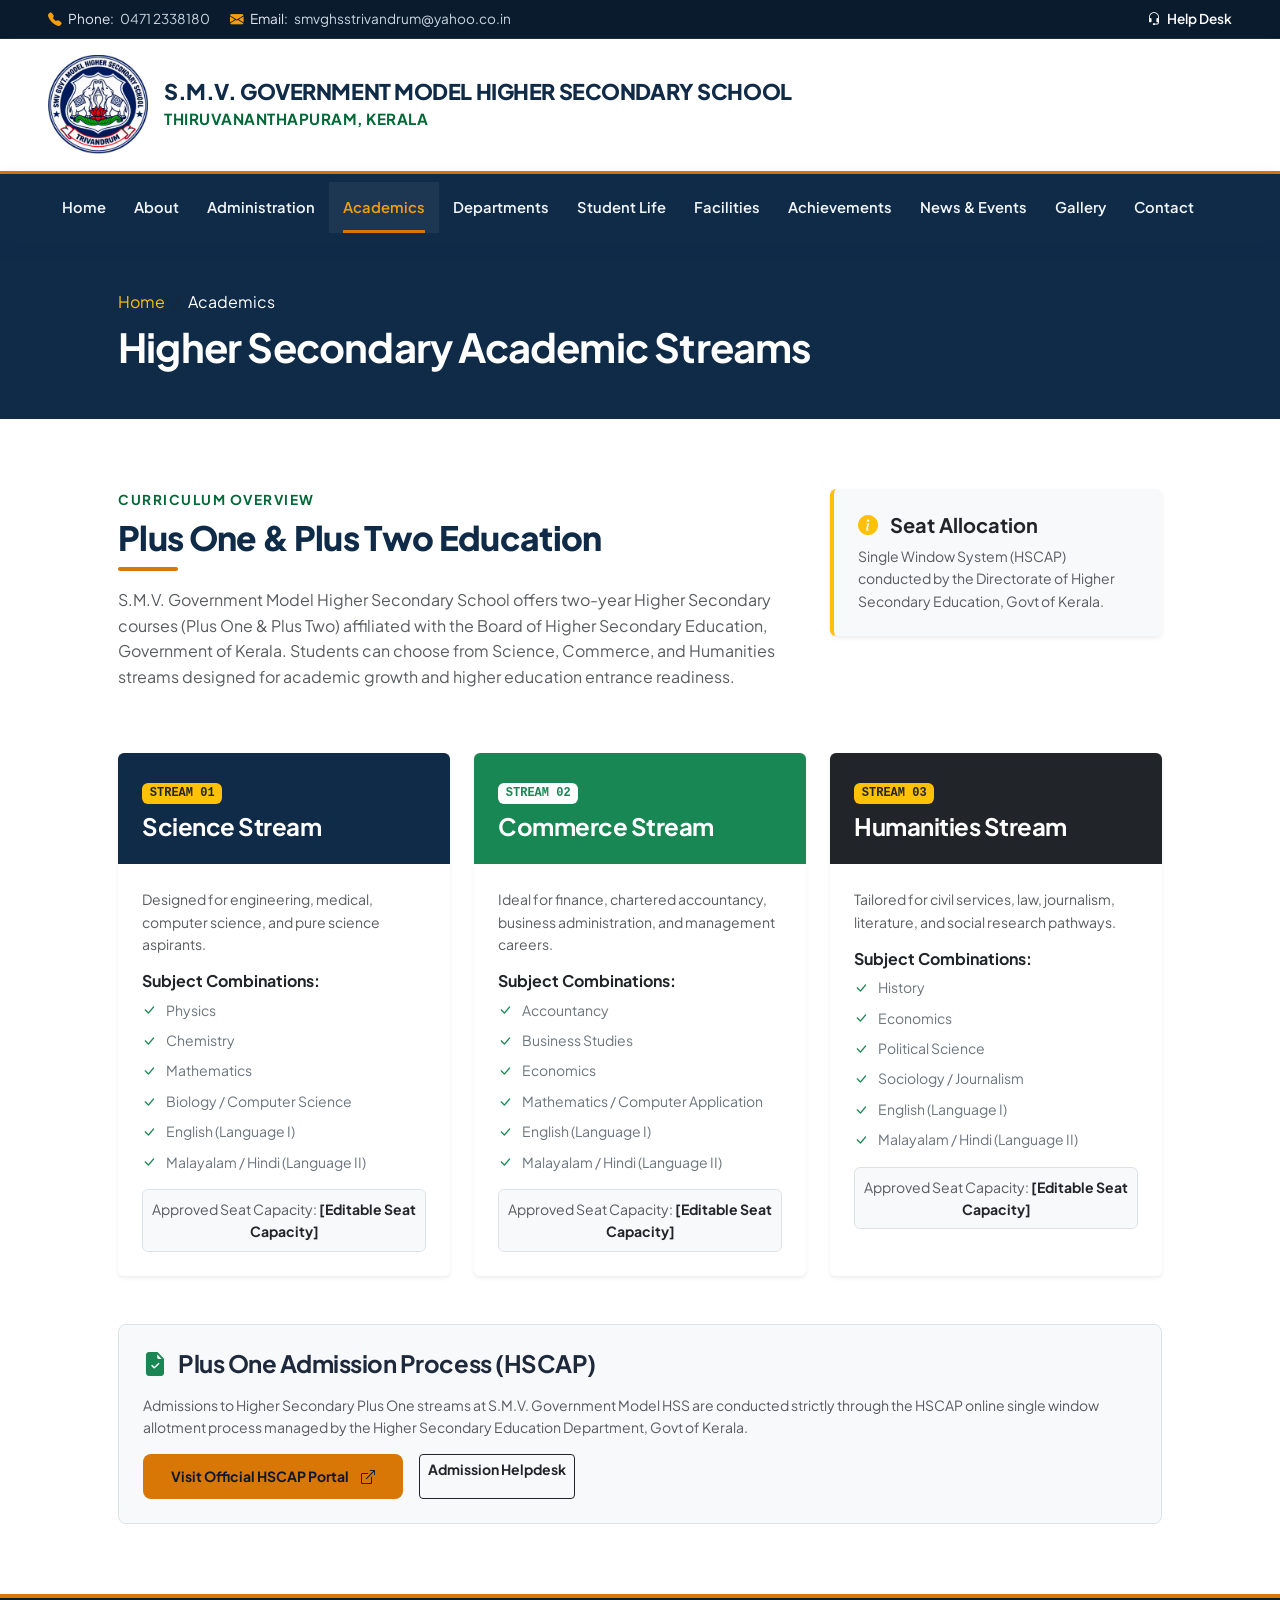
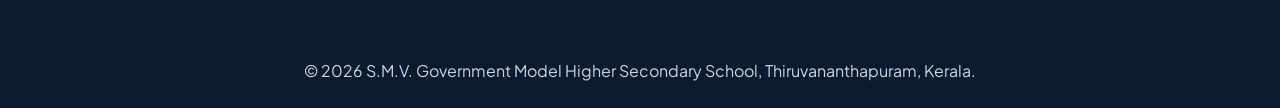
<file: academics.html>
<!DOCTYPE html>
<html lang="en">
<head>
  <meta charset="UTF-8">
  <meta name="viewport" content="width=device-width, initial-scale=1.0">
  <title>Academics & Higher Secondary Streams | S.M.V. Government Model HSS, TVM</title>
  
  <link href="https://cdn.jsdelivr.net/npm/bootstrap@5.3.2/dist/css/bootstrap.min.css" rel="stylesheet">
  <link href="https://cdn.jsdelivr.net/npm/bootstrap-icons@1.11.1/font/bootstrap-icons.css" rel="stylesheet">
  <link rel="stylesheet" href="css/styles.css">
</head>
<body>

  <!-- Top Bar -->
  <div class="top-bar">
    <div class="container-fluid px-lg-5">
      <div class="d-flex justify-content-between align-items-center flex-wrap">
        <div>
          <span class="top-bar-item"><i class="bi bi-telephone-fill"></i> Phone: <a href="tel:04712338180">0471 2338180</a></span>
          <span class="top-bar-item"><i class="bi bi-envelope-fill"></i> Email: <a href="mailto:smvghsstrivandrum@yahoo.co.in">smvghsstrivandrum@yahoo.co.in</a></span>
        </div>
        <div>
          <a href="contact.html" class="text-white text-decoration-none fw-semibold"><i class="bi bi-headset me-1"></i> Help Desk</a>
        </div>
      </div>
    </div>
  </div>

  <!-- Header -->
  <header class="main-header">
    <div class="container-fluid px-lg-5">
      <div class="row align-items-center">
        <div class="col-md-9">
          <div class="school-branding">
            <img src="images/logo.png" alt="SMV School Logo" class="school-logo-img" />
            <div class="school-title-group">
              <h1>S.M.V. GOVERNMENT MODEL HIGHER SECONDARY SCHOOL</h1>
              <div class="location-text">THIRUVANANTHAPURAM, KERALA</div>
            </div>
          </div>
        </div>
        <div class="col-md-3 text-md-end">
          <button class="nav-search-btn ms-auto" data-bs-toggle="modal" data-bs-target="#siteSearchModal"><i class="bi bi-search"></i> Search...</button>
        </div>
      </div>
    </div>
  </header>

  <!-- Navbar -->
  <nav class="navbar navbar-expand-lg navbar-dark main-navbar">
    <div class="container-fluid px-lg-5">
      <button class="navbar-toggler" type="button" data-bs-toggle="offcanvas" data-bs-target="#mobileMenuOffcanvas"><span class="navbar-toggler-icon"></span></button>
      <div class="collapse navbar-collapse d-none d-lg-block">
        <ul class="navbar-nav me-auto">
          <li class="nav-item"><a class="nav-link" href="index.html">Home</a></li>
          <li class="nav-item"><a class="nav-link" href="about.html">About</a></li>
          <li class="nav-item"><a class="nav-link" href="administration.html">Administration</a></li>
          <li class="nav-item"><a class="nav-link active" href="academics.html">Academics</a></li>
          <li class="nav-item"><a class="nav-link" href="departments.html">Departments</a></li>
          <li class="nav-item"><a class="nav-link" href="student-life.html">Student Life</a></li>
          <li class="nav-item"><a class="nav-link" href="facilities.html">Facilities</a></li>
          <li class="nav-item"><a class="nav-link" href="achievements.html">Achievements</a></li>
          <li class="nav-item"><a class="nav-link" href="news.html">News & Events</a></li>
          <li class="nav-item"><a class="nav-link" href="gallery.html">Gallery</a></li>
          <li class="nav-item"><a class="nav-link" href="contact.html">Contact</a></li>
        </ul>
      </div>
    </div>
  </nav>

  <!-- Page Header Banner -->
  <div class="bg-navy text-white py-5" style="background-color: var(--primary-navy);">
    <div class="container px-lg-5">
      <nav aria-label="breadcrumb">
        <ol class="breadcrumb mb-2 text-white">
          <li class="breadcrumb-item"><a href="index.html" class="text-warning text-decoration-none">Home</a></li>
          <li class="breadcrumb-item active text-white" aria-current="page">Academics</li>
        </ol>
      </nav>
      <h1 class="fw-bold mb-0">Higher Secondary Academic Streams</h1>
    </div>
  </div>

  <!-- Academics Content -->
  <section class="section-padding" id="higher-secondary">
    <div class="container px-lg-5">
      
      <div class="row g-4 mb-5">
        <div class="col-lg-8">
          <span class="section-header-tag">CURRICULUM OVERVIEW</span>
          <h2 class="section-title">Plus One & Plus Two Education</h2>
          <p class="text-muted">
            S.M.V. Government Model Higher Secondary School offers two-year Higher Secondary courses (Plus One & Plus Two) affiliated with the Board of Higher Secondary Education, Government of Kerala. Students can choose from Science, Commerce, and Humanities streams designed for academic growth and higher education entrance readiness.
          </p>
        </div>
        <div class="col-lg-4">
          <div class="card border-0 shadow-sm p-4 bg-light text-navy border-start border-4 border-warning">
            <h5 class="fw-bold mb-2"><i class="bi bi-info-circle-fill text-warning me-2"></i> Seat Allocation</h5>
            <p class="small text-muted mb-0">Single Window System (HSCAP) conducted by the Directorate of Higher Secondary Education, Govt of Kerala.</p>
          </div>
        </div>
      </div>

      <!-- Streams Detail -->
      <div class="row g-4">
        
        <!-- Science Stream -->
        <div class="col-lg-4" id="science">
          <div class="card h-100 border-0 shadow-sm overflow-hidden border">
            <div class="bg-navy text-white p-4" style="background-color: var(--primary-navy);">
              <span class="badge bg-warning text-dark font-monospace mb-2 fw-bold">STREAM 01</span>
              <h3 class="h4 fw-bold mb-0">Science Stream</h3>
            </div>
            <div class="card-body p-4">
              <p class="text-muted small">Designed for engineering, medical, computer science, and pure science aspirants.</p>
              
              <h6 class="fw-bold text-navy mb-2">Subject Combinations:</h6>
              <ul class="list-unstyled small text-secondary">
                <li class="mb-2"><i class="bi bi-check-lg text-success me-2"></i> Physics</li>
                <li class="mb-2"><i class="bi bi-check-lg text-success me-2"></i> Chemistry</li>
                <li class="mb-2"><i class="bi bi-check-lg text-success me-2"></i> Mathematics</li>
                <li class="mb-2"><i class="bi bi-check-lg text-success me-2"></i> Biology / Computer Science</li>
                <li class="mb-2"><i class="bi bi-check-lg text-success me-2"></i> English (Language I)</li>
                <li class="mb-2"><i class="bi bi-check-lg text-success me-2"></i> Malayalam / Hindi (Language II)</li>
              </ul>
              
              <div class="p-2 bg-light rounded text-center small text-muted border mt-3">
                Approved Seat Capacity: <strong class="text-dark">[Editable Seat Capacity]</strong>
              </div>
            </div>
          </div>
        </div>

        <!-- Commerce Stream -->
        <div class="col-lg-4" id="commerce">
          <div class="card h-100 border-0 shadow-sm overflow-hidden border">
            <div class="bg-success text-white p-4" style="background-color: var(--secondary-green);">
              <span class="badge bg-white text-success font-monospace mb-2 fw-bold">STREAM 02</span>
              <h3 class="h4 fw-bold mb-0">Commerce Stream</h3>
            </div>
            <div class="card-body p-4">
              <p class="text-muted small">Ideal for finance, chartered accountancy, business administration, and management careers.</p>
              
              <h6 class="fw-bold text-navy mb-2">Subject Combinations:</h6>
              <ul class="list-unstyled small text-secondary">
                <li class="mb-2"><i class="bi bi-check-lg text-success me-2"></i> Accountancy</li>
                <li class="mb-2"><i class="bi bi-check-lg text-success me-2"></i> Business Studies</li>
                <li class="mb-2"><i class="bi bi-check-lg text-success me-2"></i> Economics</li>
                <li class="mb-2"><i class="bi bi-check-lg text-success me-2"></i> Mathematics / Computer Application</li>
                <li class="mb-2"><i class="bi bi-check-lg text-success me-2"></i> English (Language I)</li>
                <li class="mb-2"><i class="bi bi-check-lg text-success me-2"></i> Malayalam / Hindi (Language II)</li>
              </ul>
              
              <div class="p-2 bg-light rounded text-center small text-muted border mt-3">
                Approved Seat Capacity: <strong class="text-dark">[Editable Seat Capacity]</strong>
              </div>
            </div>
          </div>
        </div>

        <!-- Humanities Stream -->
        <div class="col-lg-4" id="humanities">
          <div class="card h-100 border-0 shadow-sm overflow-hidden border">
            <div class="bg-dark text-white p-4" style="background-color: #334155;">
              <span class="badge bg-warning text-dark font-monospace mb-2 fw-bold">STREAM 03</span>
              <h3 class="h4 fw-bold mb-0">Humanities Stream</h3>
            </div>
            <div class="card-body p-4">
              <p class="text-muted small">Tailored for civil services, law, journalism, literature, and social research pathways.</p>
              
              <h6 class="fw-bold text-navy mb-2">Subject Combinations:</h6>
              <ul class="list-unstyled small text-secondary">
                <li class="mb-2"><i class="bi bi-check-lg text-success me-2"></i> History</li>
                <li class="mb-2"><i class="bi bi-check-lg text-success me-2"></i> Economics</li>
                <li class="mb-2"><i class="bi bi-check-lg text-success me-2"></i> Political Science</li>
                <li class="mb-2"><i class="bi bi-check-lg text-success me-2"></i> Sociology / Journalism</li>
                <li class="mb-2"><i class="bi bi-check-lg text-success me-2"></i> English (Language I)</li>
                <li class="mb-2"><i class="bi bi-check-lg text-success me-2"></i> Malayalam / Hindi (Language II)</li>
              </ul>
              
              <div class="p-2 bg-light rounded text-center small text-muted border mt-3">
                Approved Seat Capacity: <strong class="text-dark">[Editable Seat Capacity]</strong>
              </div>
            </div>
          </div>
        </div>

      </div>

      <!-- Admissions Guidelines Box -->
      <div id="admissions" class="mt-5 p-4 bg-light rounded-3 border">
        <h4 class="fw-bold text-navy mb-3"><i class="bi bi-file-earmark-check-fill text-success me-2"></i> Plus One Admission Process (HSCAP)</h4>
        <p class="text-muted small mb-3">
          Admissions to Higher Secondary Plus One streams at S.M.V. Government Model HSS are conducted strictly through the HSCAP online single window allotment process managed by the Higher Secondary Education Department, Govt of Kerala.
        </p>
        <div class="d-flex flex-wrap gap-3">
          <a href="https://hscap.kerala.gov.in" target="_blank" rel="noopener" class="btn btn-sm btn-primary-smv">Visit Official HSCAP Portal <i class="bi bi-box-arrow-up-right ms-1"></i></a>
          <a href="contact.html" class="btn btn-sm btn-outline-dark fw-bold">Admission Helpdesk</a>
        </div>
      </div>

    </div>
  </section>

  <!-- Footer -->
  <footer class="main-footer">
    <div class="container px-lg-5 text-center">
      <p class="mb-0">© 2026 S.M.V. Government Model Higher Secondary School, Thiruvananthapuram, Kerala.</p>
    </div>
  </footer>

  <script src="https://cdn.jsdelivr.net/npm/bootstrap@5.3.2/dist/js/bootstrap.bundle.min.js"></script>
  <script src="js/school-data.js"></script>
  <script src="js/main.js"></script>
</body>
</html>
</file>
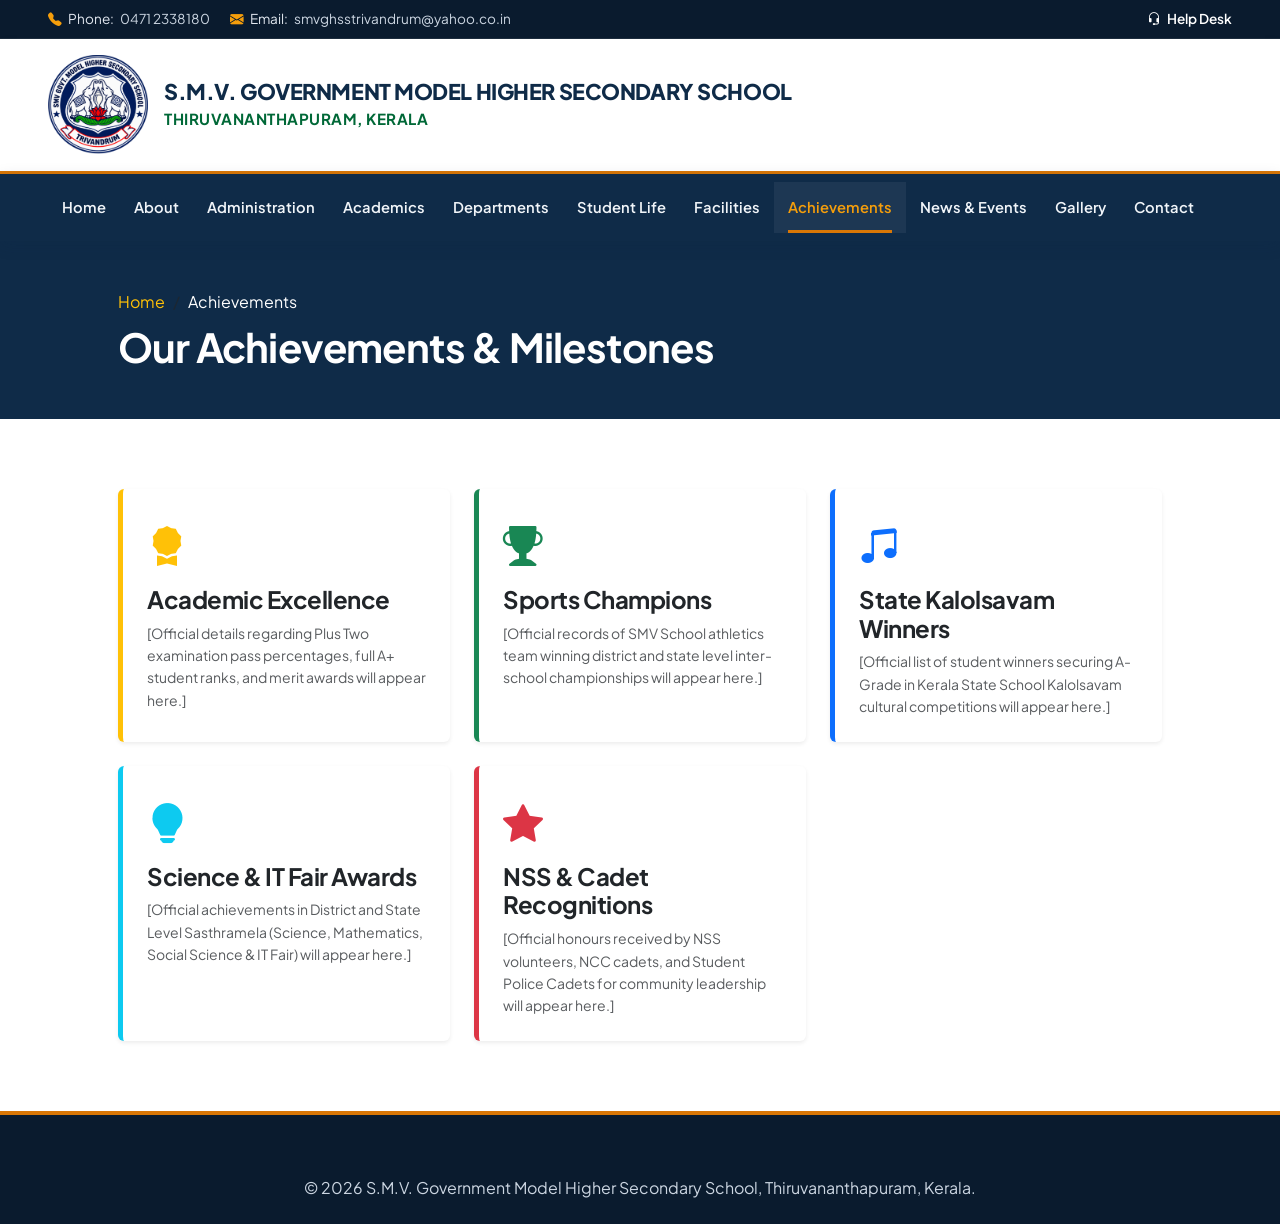
<file: achievements.html>
<!DOCTYPE html>
<html lang="en">
<head>
  <meta charset="UTF-8">
  <meta name="viewport" content="width=device-width, initial-scale=1.0">
  <title>School Achievements | S.M.V. Government Model HSS, TVM</title>
  
  <link href="https://cdn.jsdelivr.net/npm/bootstrap@5.3.2/dist/css/bootstrap.min.css" rel="stylesheet">
  <link href="https://cdn.jsdelivr.net/npm/bootstrap-icons@1.11.1/font/bootstrap-icons.css" rel="stylesheet">
  <link rel="stylesheet" href="css/styles.css">
</head>
<body>

  <!-- Top Bar -->
  <div class="top-bar">
    <div class="container-fluid px-lg-5">
      <div class="d-flex justify-content-between align-items-center flex-wrap">
        <div>
          <span class="top-bar-item"><i class="bi bi-telephone-fill"></i> Phone: <a href="tel:04712338180">0471 2338180</a></span>
          <span class="top-bar-item"><i class="bi bi-envelope-fill"></i> Email: <a href="mailto:smvghsstrivandrum@yahoo.co.in">smvghsstrivandrum@yahoo.co.in</a></span>
        </div>
        <div>
          <a href="contact.html" class="text-white text-decoration-none fw-semibold"><i class="bi bi-headset me-1"></i> Help Desk</a>
        </div>
      </div>
    </div>
  </div>

  <!-- Header -->
  <header class="main-header">
    <div class="container-fluid px-lg-5">
      <div class="row align-items-center">
        <div class="col-md-9">
          <div class="school-branding">
            <img src="images/logo.png" alt="SMV School Logo" class="school-logo-img" />
            <div class="school-title-group">
              <h1>S.M.V. GOVERNMENT MODEL HIGHER SECONDARY SCHOOL</h1>
              <div class="location-text">THIRUVANANTHAPURAM, KERALA</div>
            </div>
          </div>
        </div>
        <div class="col-md-3 text-md-end">
          <button class="nav-search-btn ms-auto" data-bs-toggle="modal" data-bs-target="#siteSearchModal"><i class="bi bi-search"></i> Search...</button>
        </div>
      </div>
    </div>
  </header>

  <!-- Navbar -->
  <nav class="navbar navbar-expand-lg navbar-dark main-navbar">
    <div class="container-fluid px-lg-5">
      <button class="navbar-toggler" type="button" data-bs-toggle="offcanvas" data-bs-target="#mobileMenuOffcanvas"><span class="navbar-toggler-icon"></span></button>
      <div class="collapse navbar-collapse d-none d-lg-block">
        <ul class="navbar-nav me-auto">
          <li class="nav-item"><a class="nav-link" href="index.html">Home</a></li>
          <li class="nav-item"><a class="nav-link" href="about.html">About</a></li>
          <li class="nav-item"><a class="nav-link" href="administration.html">Administration</a></li>
          <li class="nav-item"><a class="nav-link" href="academics.html">Academics</a></li>
          <li class="nav-item"><a class="nav-link" href="departments.html">Departments</a></li>
          <li class="nav-item"><a class="nav-link" href="student-life.html">Student Life</a></li>
          <li class="nav-item"><a class="nav-link" href="facilities.html">Facilities</a></li>
          <li class="nav-item"><a class="nav-link active" href="achievements.html">Achievements</a></li>
          <li class="nav-item"><a class="nav-link" href="news.html">News & Events</a></li>
          <li class="nav-item"><a class="nav-link" href="gallery.html">Gallery</a></li>
          <li class="nav-item"><a class="nav-link" href="contact.html">Contact</a></li>
        </ul>
      </div>
    </div>
  </nav>

  <!-- Page Header Banner -->
  <div class="bg-navy text-white py-5" style="background-color: var(--primary-navy);">
    <div class="container px-lg-5">
      <nav aria-label="breadcrumb">
        <ol class="breadcrumb mb-2 text-white">
          <li class="breadcrumb-item"><a href="index.html" class="text-warning text-decoration-none">Home</a></li>
          <li class="breadcrumb-item active text-white" aria-current="page">Achievements</li>
        </ol>
      </nav>
      <h1 class="fw-bold mb-0">Our Achievements & Milestones</h1>
    </div>
  </div>

  <!-- Achievements Content -->
  <section class="section-padding">
    <div class="container px-lg-5">
      <div class="row g-4">
        
        <div class="col-md-6 col-lg-4">
          <div class="card h-100 border-0 shadow-sm p-4 border-start border-5 border-warning bg-white">
            <div class="fs-1 text-warning mb-2"><i class="bi bi-award-fill"></i></div>
            <h4 class="fw-bold text-navy mb-2">Academic Excellence</h4>
            <p class="text-muted small mb-0">[Official details regarding Plus Two examination pass percentages, full A+ student ranks, and merit awards will appear here.]</p>
          </div>
        </div>

        <div class="col-md-6 col-lg-4">
          <div class="card h-100 border-0 shadow-sm p-4 border-start border-5 border-success bg-white">
            <div class="fs-1 text-success mb-2"><i class="bi bi-trophy-fill"></i></div>
            <h4 class="fw-bold text-navy mb-2">Sports Champions</h4>
            <p class="text-muted small mb-0">[Official records of SMV School athletics team winning district and state level inter-school championships will appear here.]</p>
          </div>
        </div>

        <div class="col-md-6 col-lg-4">
          <div class="card h-100 border-0 shadow-sm p-4 border-start border-5 border-primary bg-white">
            <div class="fs-1 text-primary mb-2"><i class="bi bi-music-note-beamed"></i></div>
            <h4 class="fw-bold text-navy mb-2">State Kalolsavam Winners</h4>
            <p class="text-muted small mb-0">[Official list of student winners securing A-Grade in Kerala State School Kalolsavam cultural competitions will appear here.]</p>
          </div>
        </div>

        <div class="col-md-6 col-lg-4">
          <div class="card h-100 border-0 shadow-sm p-4 border-start border-5 border-info bg-white">
            <div class="fs-1 text-info mb-2"><i class="bi bi-lightbulb-fill"></i></div>
            <h4 class="fw-bold text-navy mb-2">Science & IT Fair Awards</h4>
            <p class="text-muted small mb-0">[Official achievements in District and State Level Sasthramela (Science, Mathematics, Social Science & IT Fair) will appear here.]</p>
          </div>
        </div>

        <div class="col-md-6 col-lg-4">
          <div class="card h-100 border-0 shadow-sm p-4 border-start border-5 border-danger bg-white">
            <div class="fs-1 text-danger mb-2"><i class="bi bi-star-fill"></i></div>
            <h4 class="fw-bold text-navy mb-2">NSS & Cadet Recognitions</h4>
            <p class="text-muted small mb-0">[Official honours received by NSS volunteers, NCC cadets, and Student Police Cadets for community leadership will appear here.]</p>
          </div>
        </div>

      </div>
    </div>
  </section>

  <!-- Footer -->
  <footer class="main-footer">
    <div class="container px-lg-5 text-center">
      <p class="mb-0">© 2026 S.M.V. Government Model Higher Secondary School, Thiruvananthapuram, Kerala.</p>
    </div>
  </footer>

  <script src="https://cdn.jsdelivr.net/npm/bootstrap@5.3.2/dist/js/bootstrap.bundle.min.js"></script>
  <script src="js/school-data.js"></script>
  <script src="js/main.js"></script>
</body>
</html>
</file>
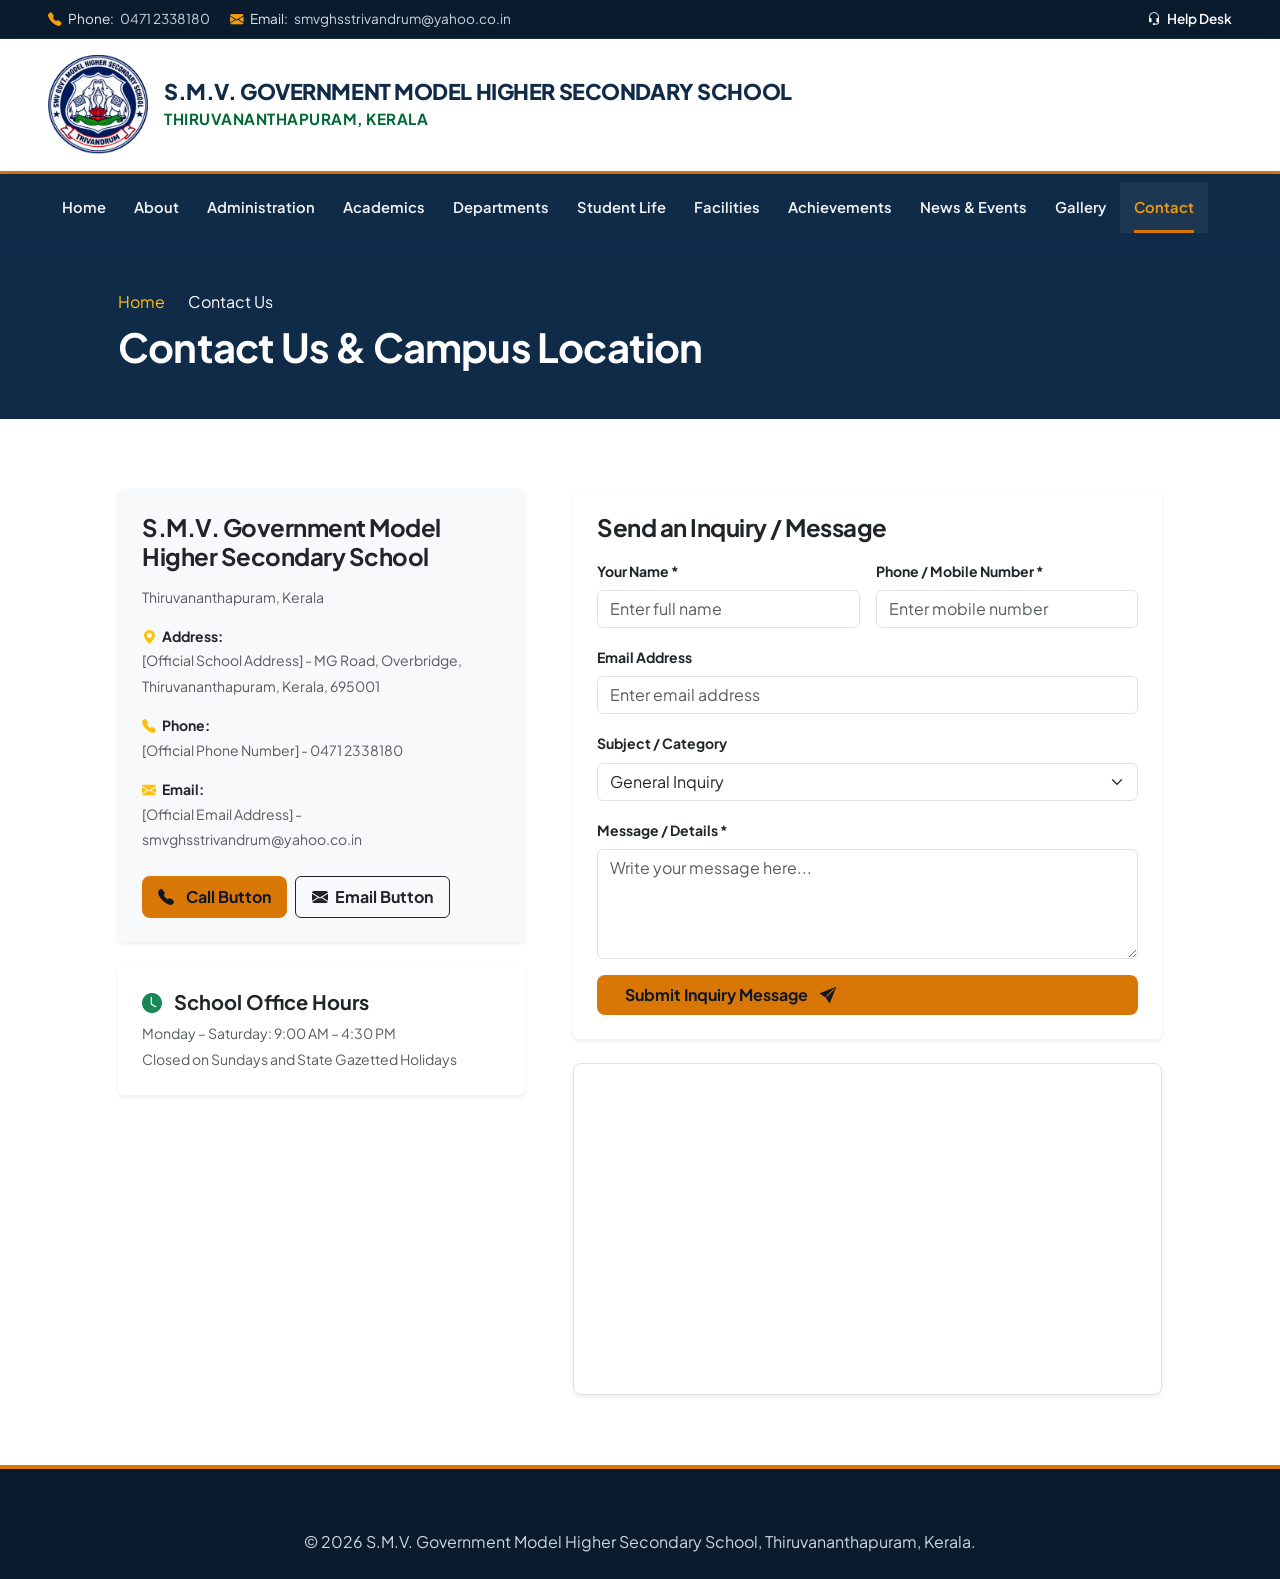
<file: contact.html>
<!DOCTYPE html>
<html lang="en">
<head>
  <meta charset="UTF-8">
  <meta name="viewport" content="width=device-width, initial-scale=1.0">
  <title>Contact Us & Location Map | S.M.V. Government Model HSS, TVM</title>
  
  <link href="https://cdn.jsdelivr.net/npm/bootstrap@5.3.2/dist/css/bootstrap.min.css" rel="stylesheet">
  <link href="https://cdn.jsdelivr.net/npm/bootstrap-icons@1.11.1/font/bootstrap-icons.css" rel="stylesheet">
  <link rel="stylesheet" href="css/styles.css">
</head>
<body>

  <!-- Top Bar -->
  <div class="top-bar">
    <div class="container-fluid px-lg-5">
      <div class="d-flex justify-content-between align-items-center flex-wrap">
        <div>
          <span class="top-bar-item"><i class="bi bi-telephone-fill"></i> Phone: <a href="tel:04712338180">0471 2338180</a></span>
          <span class="top-bar-item"><i class="bi bi-envelope-fill"></i> Email: <a href="mailto:smvghsstrivandrum@yahoo.co.in">smvghsstrivandrum@yahoo.co.in</a></span>
        </div>
        <div>
          <a href="contact.html" class="text-white text-decoration-none fw-semibold"><i class="bi bi-headset me-1"></i> Help Desk</a>
        </div>
      </div>
    </div>
  </div>

  <!-- Header -->
  <header class="main-header">
    <div class="container-fluid px-lg-5">
      <div class="row align-items-center">
        <div class="col-md-9">
          <div class="school-branding">
            <img src="images/logo.png" alt="SMV School Logo" class="school-logo-img" />
            <div class="school-title-group">
              <h1>S.M.V. GOVERNMENT MODEL HIGHER SECONDARY SCHOOL</h1>
              <div class="location-text">THIRUVANANTHAPURAM, KERALA</div>
            </div>
          </div>
        </div>
        <div class="col-md-3 text-md-end">
          <button class="nav-search-btn ms-auto" data-bs-toggle="modal" data-bs-target="#siteSearchModal"><i class="bi bi-search"></i> Search...</button>
        </div>
      </div>
    </div>
  </header>

  <!-- Navbar -->
  <nav class="navbar navbar-expand-lg navbar-dark main-navbar">
    <div class="container-fluid px-lg-5">
      <button class="navbar-toggler" type="button" data-bs-toggle="offcanvas" data-bs-target="#mobileMenuOffcanvas"><span class="navbar-toggler-icon"></span></button>
      <div class="collapse navbar-collapse d-none d-lg-block">
        <ul class="navbar-nav me-auto">
          <li class="nav-item"><a class="nav-link" href="index.html">Home</a></li>
          <li class="nav-item"><a class="nav-link" href="about.html">About</a></li>
          <li class="nav-item"><a class="nav-link" href="administration.html">Administration</a></li>
          <li class="nav-item"><a class="nav-link" href="academics.html">Academics</a></li>
          <li class="nav-item"><a class="nav-link" href="departments.html">Departments</a></li>
          <li class="nav-item"><a class="nav-link" href="student-life.html">Student Life</a></li>
          <li class="nav-item"><a class="nav-link" href="facilities.html">Facilities</a></li>
          <li class="nav-item"><a class="nav-link" href="achievements.html">Achievements</a></li>
          <li class="nav-item"><a class="nav-link" href="news.html">News & Events</a></li>
          <li class="nav-item"><a class="nav-link" href="gallery.html">Gallery</a></li>
          <li class="nav-item"><a class="nav-link active" href="contact.html">Contact</a></li>
        </ul>
      </div>
    </div>
  </nav>

  <!-- Page Header Banner -->
  <div class="bg-navy text-white py-5" style="background-color: var(--primary-navy);">
    <div class="container px-lg-5">
      <nav aria-label="breadcrumb">
        <ol class="breadcrumb mb-2 text-white">
          <li class="breadcrumb-item"><a href="index.html" class="text-warning text-decoration-none">Home</a></li>
          <li class="breadcrumb-item active text-white" aria-current="page">Contact Us</li>
        </ol>
      </nav>
      <h1 class="fw-bold mb-0">Contact Us & Campus Location</h1>
    </div>
  </div>

  <!-- Contact Section -->
  <section class="section-padding">
    <div class="container px-lg-5">
      <div class="row g-5">
        
        <!-- Address & Action Buttons -->
        <div class="col-lg-5">
          <div class="card border-0 shadow-sm p-4 bg-light border mb-4">
            <h4 class="fw-bold text-navy mb-3">S.M.V. Government Model Higher Secondary School</h4>
            <p class="text-muted small mb-3">Thiruvananthapuram, Kerala</p>

            <div class="mb-3">
              <strong class="d-block text-dark small"><i class="bi bi-geo-alt-fill text-warning me-1"></i> Address:</strong>
              <span class="text-muted small">[Official School Address] - MG Road, Overbridge, Thiruvananthapuram, Kerala, 695001</span>
            </div>

            <div class="mb-3">
              <strong class="d-block text-dark small"><i class="bi bi-telephone-fill text-warning me-1"></i> Phone:</strong>
              <span class="text-muted small">[Official Phone Number] - 0471 2338180</span>
            </div>

            <div class="mb-4">
              <strong class="d-block text-dark small"><i class="bi bi-envelope-fill text-warning me-1"></i> Email:</strong>
              <span class="text-muted small">[Official Email Address] - smvghsstrivandrum@yahoo.co.in</span>
            </div>

            <div class="d-flex gap-2">
              <a href="tel:04712338180" class="btn btn-primary-smv py-2 px-3 fs-6"><i class="bi bi-telephone-fill me-1"></i> Call Button</a>
              <a href="mailto:smvghsstrivandrum@yahoo.co.in" class="btn btn-outline-dark fw-bold py-2 px-3 fs-6"><i class="bi bi-envelope-fill me-1"></i> Email Button</a>
            </div>
          </div>

          <div class="card border-0 shadow-sm p-4 bg-white border">
            <h5 class="fw-bold text-navy mb-2"><i class="bi bi-clock-fill text-success me-2"></i> School Office Hours</h5>
            <p class="small text-muted mb-1">Monday – Saturday: 9:00 AM – 4:30 PM</p>
            <p class="small text-muted mb-0">Closed on Sundays and State Gazetted Holidays</p>
          </div>
        </div>

        <!-- Contact Form & Map -->
        <div class="col-lg-7">
          <div class="card border-0 shadow-sm p-4 bg-white border mb-4">
            <h4 class="fw-bold text-navy mb-3">Send an Inquiry / Message</h4>
            
            <div id="contactFormAlert" class="alert d-none" role="alert"></div>

            <form id="schoolContactForm">
              <div class="row g-3">
                <div class="col-md-6">
                  <label class="form-label fw-bold small text-navy">Your Name *</label>
                  <input type="text" class="form-control" required placeholder="Enter full name">
                </div>
                <div class="col-md-6">
                  <label class="form-label fw-bold small text-navy">Phone / Mobile Number *</label>
                  <input type="tel" class="form-control" required placeholder="Enter mobile number">
                </div>
                <div class="col-md-12">
                  <label class="form-label fw-bold small text-navy">Email Address</label>
                  <input type="email" class="form-control" placeholder="Enter email address">
                </div>
                <div class="col-md-12">
                  <label class="form-label fw-bold small text-navy">Subject / Category</label>
                  <select class="form-select">
                    <option>General Inquiry</option>
                    <option>Plus One Admission Inquiry</option>
                    <option>Academic / Transfer Certificate</option>
                    <option>PTA Inquiry</option>
                  </select>
                </div>
                <div class="col-md-12">
                  <label class="form-label fw-bold small text-navy">Message / Details *</label>
                  <textarea class="form-control" rows="4" required placeholder="Write your message here..."></textarea>
                </div>
                <div class="col-md-12">
                  <button type="submit" class="btn btn-primary-smv w-100 py-2 fs-6">Submit Inquiry Message <i class="bi bi-send-fill ms-1"></i></button>
                </div>
              </div>
            </form>
          </div>

          <div class="ratio ratio-16x9 rounded-3 overflow-hidden shadow-sm border">
            <iframe src="https://maps.google.com/maps?q=SMV+Government+Model+Higher+Secondary+School+Thiruvananthapuram&t=&z=15&ie=UTF8&iwloc=&output=embed" width="600" height="450" style="border:0;" allowfullscreen="" loading="lazy"></iframe>
          </div>
        </div>

      </div>
    </div>
  </section>

  <!-- Footer -->
  <footer class="main-footer">
    <div class="container px-lg-5 text-center">
      <p class="mb-0">© 2026 S.M.V. Government Model Higher Secondary School, Thiruvananthapuram, Kerala.</p>
    </div>
  </footer>

  <script src="https://cdn.jsdelivr.net/npm/bootstrap@5.3.2/dist/js/bootstrap.bundle.min.js"></script>
  <script src="js/school-data.js"></script>
  <script src="js/main.js"></script>
</body>
</html>
</file>
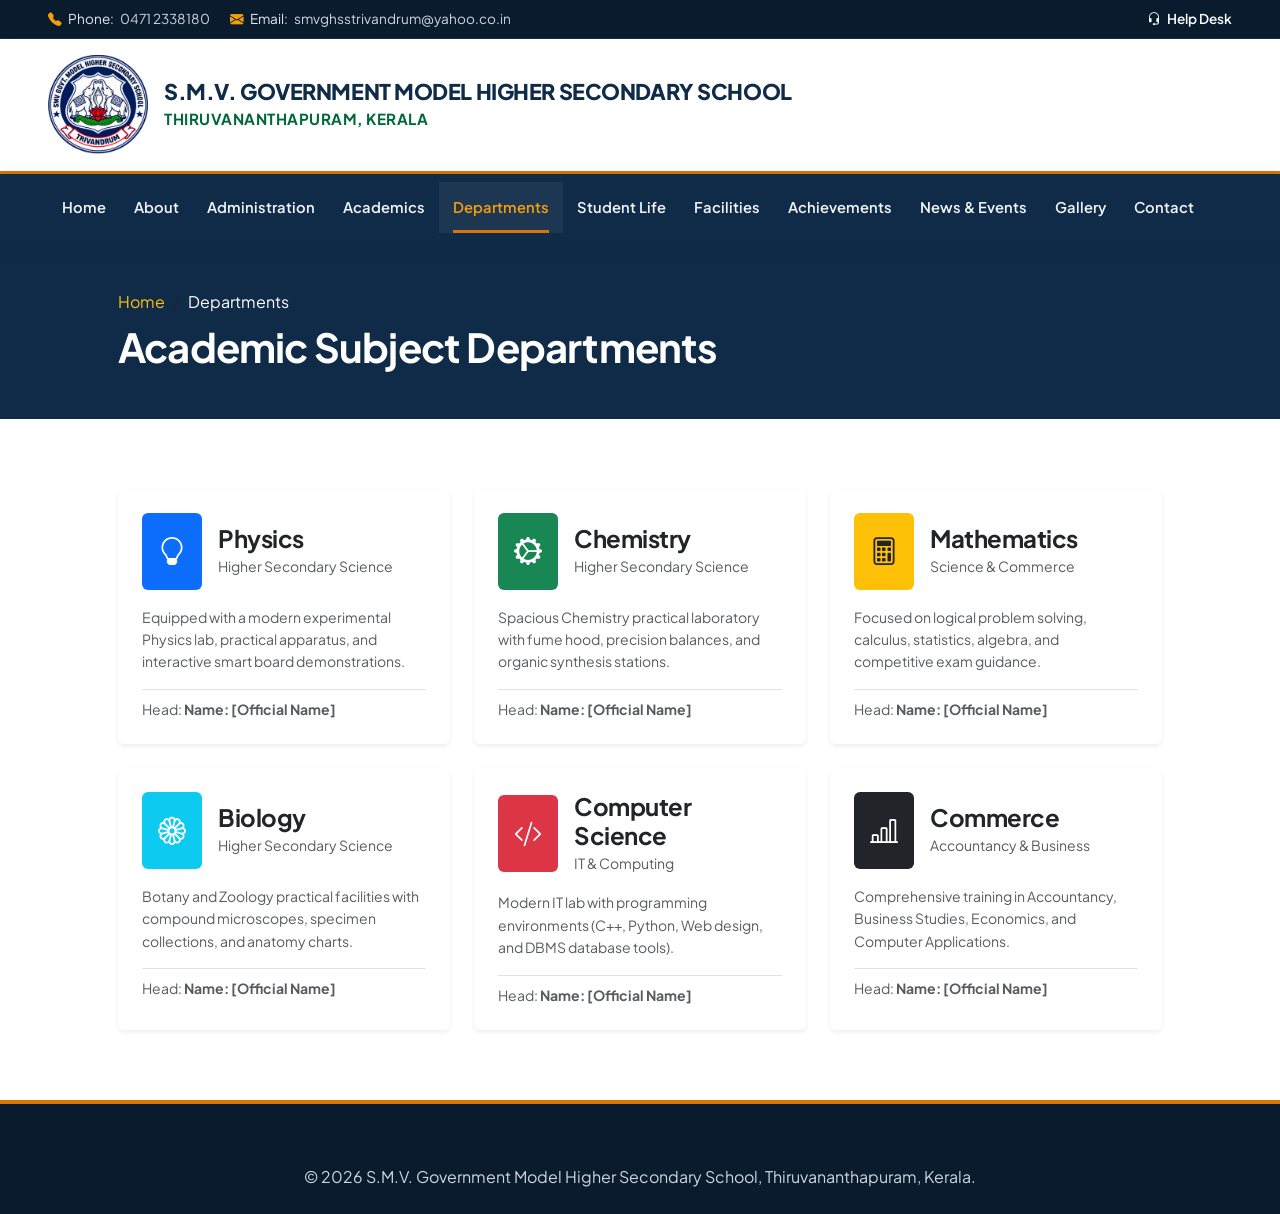
<file: departments.html>
<!DOCTYPE html>
<html lang="en">
<head>
  <meta charset="UTF-8">
  <meta name="viewport" content="width=device-width, initial-scale=1.0">
  <title>Academic Departments | S.M.V. Government Model HSS, TVM</title>
  
  <link href="https://cdn.jsdelivr.net/npm/bootstrap@5.3.2/dist/css/bootstrap.min.css" rel="stylesheet">
  <link href="https://cdn.jsdelivr.net/npm/bootstrap-icons@1.11.1/font/bootstrap-icons.css" rel="stylesheet">
  <link rel="stylesheet" href="css/styles.css">
</head>
<body>

  <!-- Top Bar -->
  <div class="top-bar">
    <div class="container-fluid px-lg-5">
      <div class="d-flex justify-content-between align-items-center flex-wrap">
        <div>
          <span class="top-bar-item"><i class="bi bi-telephone-fill"></i> Phone: <a href="tel:04712338180">0471 2338180</a></span>
          <span class="top-bar-item"><i class="bi bi-envelope-fill"></i> Email: <a href="mailto:smvghsstrivandrum@yahoo.co.in">smvghsstrivandrum@yahoo.co.in</a></span>
        </div>
        <div>
          <a href="contact.html" class="text-white text-decoration-none fw-semibold"><i class="bi bi-headset me-1"></i> Help Desk</a>
        </div>
      </div>
    </div>
  </div>

  <!-- Header -->
  <header class="main-header">
    <div class="container-fluid px-lg-5">
      <div class="row align-items-center">
        <div class="col-md-9">
          <div class="school-branding">
            <img src="images/logo.png" alt="SMV School Logo" class="school-logo-img" />
            <div class="school-title-group">
              <h1>S.M.V. GOVERNMENT MODEL HIGHER SECONDARY SCHOOL</h1>
              <div class="location-text">THIRUVANANTHAPURAM, KERALA</div>
            </div>
          </div>
        </div>
        <div class="col-md-3 text-md-end">
          <button class="nav-search-btn ms-auto" data-bs-toggle="modal" data-bs-target="#siteSearchModal"><i class="bi bi-search"></i> Search...</button>
        </div>
      </div>
    </div>
  </header>

  <!-- Navbar -->
  <nav class="navbar navbar-expand-lg navbar-dark main-navbar">
    <div class="container-fluid px-lg-5">
      <button class="navbar-toggler" type="button" data-bs-toggle="offcanvas" data-bs-target="#mobileMenuOffcanvas"><span class="navbar-toggler-icon"></span></button>
      <div class="collapse navbar-collapse d-none d-lg-block">
        <ul class="navbar-nav me-auto">
          <li class="nav-item"><a class="nav-link" href="index.html">Home</a></li>
          <li class="nav-item"><a class="nav-link" href="about.html">About</a></li>
          <li class="nav-item"><a class="nav-link" href="administration.html">Administration</a></li>
          <li class="nav-item"><a class="nav-link" href="academics.html">Academics</a></li>
          <li class="nav-item"><a class="nav-link active" href="departments.html">Departments</a></li>
          <li class="nav-item"><a class="nav-link" href="student-life.html">Student Life</a></li>
          <li class="nav-item"><a class="nav-link" href="facilities.html">Facilities</a></li>
          <li class="nav-item"><a class="nav-link" href="achievements.html">Achievements</a></li>
          <li class="nav-item"><a class="nav-link" href="news.html">News & Events</a></li>
          <li class="nav-item"><a class="nav-link" href="gallery.html">Gallery</a></li>
          <li class="nav-item"><a class="nav-link" href="contact.html">Contact</a></li>
        </ul>
      </div>
    </div>
  </nav>

  <!-- Page Header Banner -->
  <div class="bg-navy text-white py-5" style="background-color: var(--primary-navy);">
    <div class="container px-lg-5">
      <nav aria-label="breadcrumb">
        <ol class="breadcrumb mb-2 text-white">
          <li class="breadcrumb-item"><a href="index.html" class="text-warning text-decoration-none">Home</a></li>
          <li class="breadcrumb-item active text-white" aria-current="page">Departments</li>
        </ol>
      </nav>
      <h1 class="fw-bold mb-0">Academic Subject Departments</h1>
    </div>
  </div>

  <!-- Departments Grid -->
  <section class="section-padding">
    <div class="container px-lg-5">
      <div class="row g-4">
        
        <div class="col-md-6 col-lg-4">
          <div class="card h-100 border-0 shadow-sm p-4 bg-white border">
            <div class="d-flex align-items-center gap-3 mb-3">
              <div class="bg-primary text-white rounded p-3 fs-3"><i class="bi bi-lightbulb"></i></div>
              <div>
                <h4 class="fw-bold mb-0 text-navy">Physics</h4>
                <small class="text-muted">Higher Secondary Science</small>
              </div>
            </div>
            <p class="text-muted small mb-3">Equipped with a modern experimental Physics lab, practical apparatus, and interactive smart board demonstrations.</p>
            <div class="pt-2 border-top text-muted small">Head: <strong>Name: [Official Name]</strong></div>
          </div>
        </div>

        <div class="col-md-6 col-lg-4">
          <div class="card h-100 border-0 shadow-sm p-4 bg-white border">
            <div class="d-flex align-items-center gap-3 mb-3">
              <div class="bg-success text-white rounded p-3 fs-3"><i class="bi bi-gear-wide-connected"></i></div>
              <div>
                <h4 class="fw-bold mb-0 text-navy">Chemistry</h4>
                <small class="text-muted">Higher Secondary Science</small>
              </div>
            </div>
            <p class="text-muted small mb-3">Spacious Chemistry practical laboratory with fume hood, precision balances, and organic synthesis stations.</p>
            <div class="pt-2 border-top text-muted small">Head: <strong>Name: [Official Name]</strong></div>
          </div>
        </div>

        <div class="col-md-6 col-lg-4">
          <div class="card h-100 border-0 shadow-sm p-4 bg-white border">
            <div class="d-flex align-items-center gap-3 mb-3">
              <div class="bg-warning text-dark rounded p-3 fs-3"><i class="bi bi-calculator"></i></div>
              <div>
                <h4 class="fw-bold mb-0 text-navy">Mathematics</h4>
                <small class="text-muted">Science & Commerce</small>
              </div>
            </div>
            <p class="text-muted small mb-3">Focused on logical problem solving, calculus, statistics, algebra, and competitive exam guidance.</p>
            <div class="pt-2 border-top text-muted small">Head: <strong>Name: [Official Name]</strong></div>
          </div>
        </div>

        <div class="col-md-6 col-lg-4">
          <div class="card h-100 border-0 shadow-sm p-4 bg-white border">
            <div class="d-flex align-items-center gap-3 mb-3">
              <div class="bg-info text-white rounded p-3 fs-3"><i class="bi bi-flower1"></i></div>
              <div>
                <h4 class="fw-bold mb-0 text-navy">Biology</h4>
                <small class="text-muted">Higher Secondary Science</small>
              </div>
            </div>
            <p class="text-muted small mb-3">Botany and Zoology practical facilities with compound microscopes, specimen collections, and anatomy charts.</p>
            <div class="pt-2 border-top text-muted small">Head: <strong>Name: [Official Name]</strong></div>
          </div>
        </div>

        <div class="col-md-6 col-lg-4">
          <div class="card h-100 border-0 shadow-sm p-4 bg-white border">
            <div class="d-flex align-items-center gap-3 mb-3">
              <div class="bg-danger text-white rounded p-3 fs-3"><i class="bi bi-code-slash"></i></div>
              <div>
                <h4 class="fw-bold mb-0 text-navy">Computer Science</h4>
                <small class="text-muted">IT & Computing</small>
              </div>
            </div>
            <p class="text-muted small mb-3">Modern IT lab with programming environments (C++, Python, Web design, and DBMS database tools).</p>
            <div class="pt-2 border-top text-muted small">Head: <strong>Name: [Official Name]</strong></div>
          </div>
        </div>

        <div class="col-md-6 col-lg-4">
          <div class="card h-100 border-0 shadow-sm p-4 bg-white border">
            <div class="d-flex align-items-center gap-3 mb-3">
              <div class="bg-dark text-white rounded p-3 fs-3"><i class="bi bi-bar-chart-line"></i></div>
              <div>
                <h4 class="fw-bold mb-0 text-navy">Commerce</h4>
                <small class="text-muted">Accountancy & Business</small>
              </div>
            </div>
            <p class="text-muted small mb-3">Comprehensive training in Accountancy, Business Studies, Economics, and Computer Applications.</p>
            <div class="pt-2 border-top text-muted small">Head: <strong>Name: [Official Name]</strong></div>
          </div>
        </div>

      </div>
    </div>
  </section>

  <!-- Footer -->
  <footer class="main-footer">
    <div class="container px-lg-5 text-center">
      <p class="mb-0">© 2026 S.M.V. Government Model Higher Secondary School, Thiruvananthapuram, Kerala.</p>
    </div>
  </footer>

  <script src="https://cdn.jsdelivr.net/npm/bootstrap@5.3.2/dist/js/bootstrap.bundle.min.js"></script>
  <script src="js/school-data.js"></script>
  <script src="js/main.js"></script>
</body>
</html>
</file>
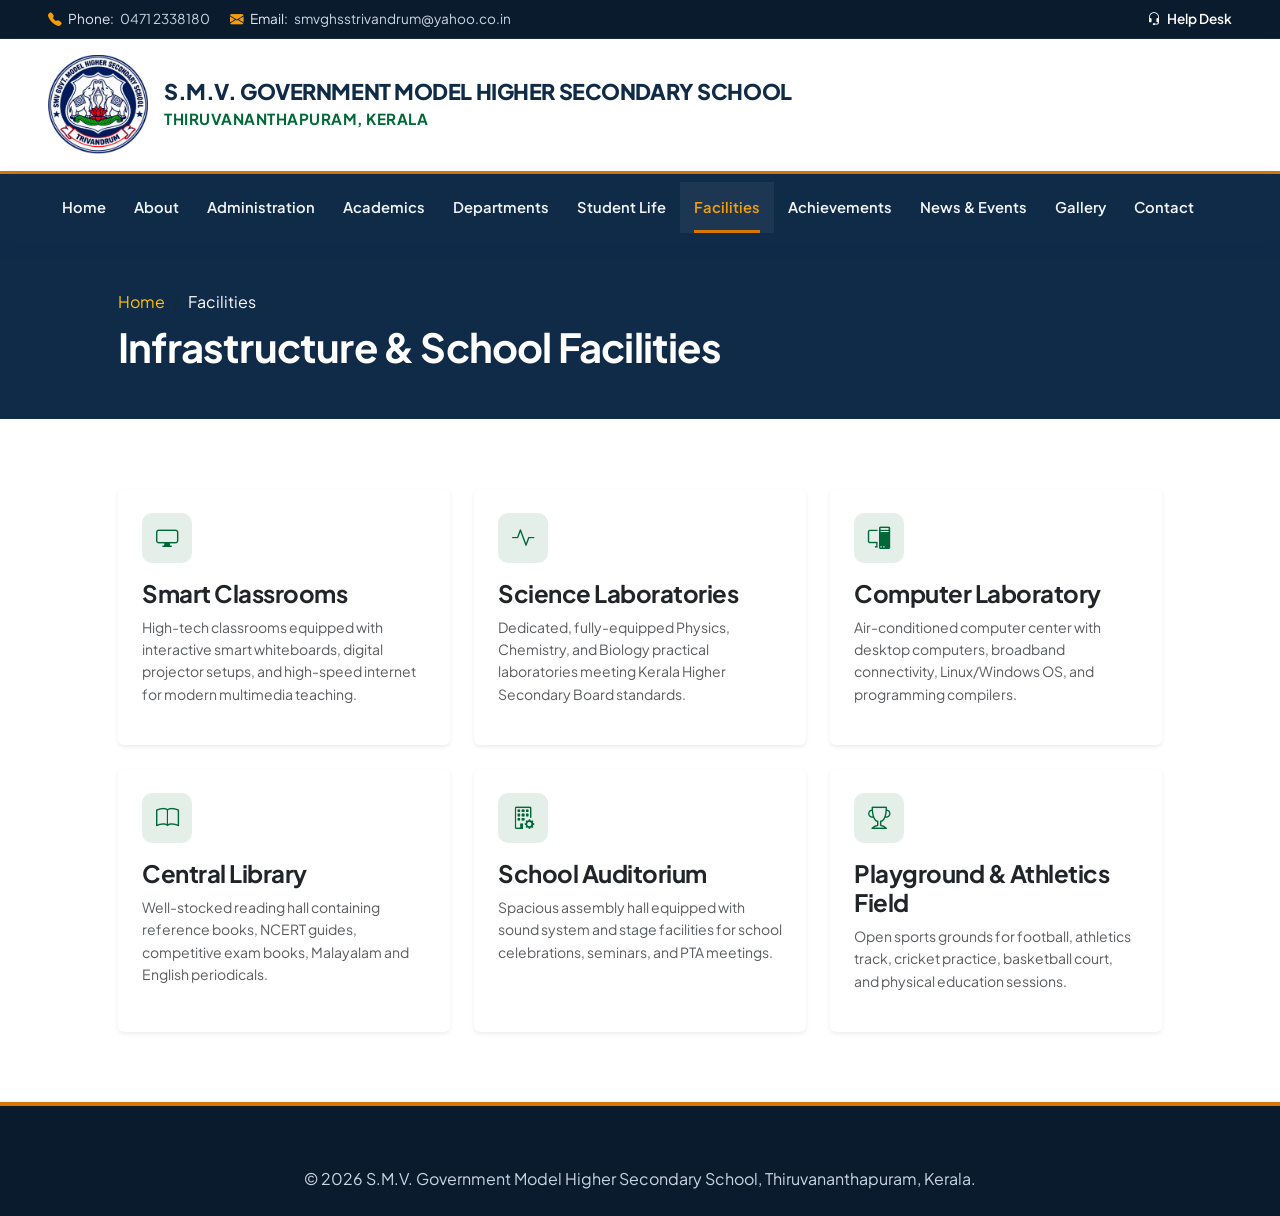
<file: facilities.html>
<!DOCTYPE html>
<html lang="en">
<head>
  <meta charset="UTF-8">
  <meta name="viewport" content="width=device-width, initial-scale=1.0">
  <title>Campus Facilities | S.M.V. Government Model HSS, TVM</title>
  
  <link href="https://cdn.jsdelivr.net/npm/bootstrap@5.3.2/dist/css/bootstrap.min.css" rel="stylesheet">
  <link href="https://cdn.jsdelivr.net/npm/bootstrap-icons@1.11.1/font/bootstrap-icons.css" rel="stylesheet">
  <link rel="stylesheet" href="css/styles.css">
</head>
<body>

  <!-- Top Bar -->
  <div class="top-bar">
    <div class="container-fluid px-lg-5">
      <div class="d-flex justify-content-between align-items-center flex-wrap">
        <div>
          <span class="top-bar-item"><i class="bi bi-telephone-fill"></i> Phone: <a href="tel:04712338180">0471 2338180</a></span>
          <span class="top-bar-item"><i class="bi bi-envelope-fill"></i> Email: <a href="mailto:smvghsstrivandrum@yahoo.co.in">smvghsstrivandrum@yahoo.co.in</a></span>
        </div>
        <div>
          <a href="contact.html" class="text-white text-decoration-none fw-semibold"><i class="bi bi-headset me-1"></i> Help Desk</a>
        </div>
      </div>
    </div>
  </div>

  <!-- Header -->
  <header class="main-header">
    <div class="container-fluid px-lg-5">
      <div class="row align-items-center">
        <div class="col-md-9">
          <div class="school-branding">
            <img src="images/logo.png" alt="SMV School Logo" class="school-logo-img" />
            <div class="school-title-group">
              <h1>S.M.V. GOVERNMENT MODEL HIGHER SECONDARY SCHOOL</h1>
              <div class="location-text">THIRUVANANTHAPURAM, KERALA</div>
            </div>
          </div>
        </div>
        <div class="col-md-3 text-md-end">
          <button class="nav-search-btn ms-auto" data-bs-toggle="modal" data-bs-target="#siteSearchModal"><i class="bi bi-search"></i> Search...</button>
        </div>
      </div>
    </div>
  </header>

  <!-- Navbar -->
  <nav class="navbar navbar-expand-lg navbar-dark main-navbar">
    <div class="container-fluid px-lg-5">
      <button class="navbar-toggler" type="button" data-bs-toggle="offcanvas" data-bs-target="#mobileMenuOffcanvas"><span class="navbar-toggler-icon"></span></button>
      <div class="collapse navbar-collapse d-none d-lg-block">
        <ul class="navbar-nav me-auto">
          <li class="nav-item"><a class="nav-link" href="index.html">Home</a></li>
          <li class="nav-item"><a class="nav-link" href="about.html">About</a></li>
          <li class="nav-item"><a class="nav-link" href="administration.html">Administration</a></li>
          <li class="nav-item"><a class="nav-link" href="academics.html">Academics</a></li>
          <li class="nav-item"><a class="nav-link" href="departments.html">Departments</a></li>
          <li class="nav-item"><a class="nav-link" href="student-life.html">Student Life</a></li>
          <li class="nav-item"><a class="nav-link active" href="facilities.html">Facilities</a></li>
          <li class="nav-item"><a class="nav-link" href="achievements.html">Achievements</a></li>
          <li class="nav-item"><a class="nav-link" href="news.html">News & Events</a></li>
          <li class="nav-item"><a class="nav-link" href="gallery.html">Gallery</a></li>
          <li class="nav-item"><a class="nav-link" href="contact.html">Contact</a></li>
        </ul>
      </div>
    </div>
  </nav>

  <!-- Page Header Banner -->
  <div class="bg-navy text-white py-5" style="background-color: var(--primary-navy);">
    <div class="container px-lg-5">
      <nav aria-label="breadcrumb">
        <ol class="breadcrumb mb-2 text-white">
          <li class="breadcrumb-item"><a href="index.html" class="text-warning text-decoration-none">Home</a></li>
          <li class="breadcrumb-item active text-white" aria-current="page">Facilities</li>
        </ol>
      </nav>
      <h1 class="fw-bold mb-0">Infrastructure & School Facilities</h1>
    </div>
  </div>

  <!-- Facilities Section -->
  <section class="section-padding">
    <div class="container px-lg-5">
      <div class="row g-4">
        
        <div class="col-md-6 col-lg-4">
          <div class="card h-100 border-0 shadow-sm overflow-hidden border">
            <div class="card-body p-4">
              <div class="facility-icon"><i class="bi bi-display"></i></div>
              <h4 class="fw-bold text-navy mb-2">Smart Classrooms</h4>
              <p class="text-muted small">High-tech classrooms equipped with interactive smart whiteboards, digital projector setups, and high-speed internet for modern multimedia teaching.</p>
            </div>
          </div>
        </div>

        <div class="col-md-6 col-lg-4">
          <div class="card h-100 border-0 shadow-sm overflow-hidden border">
            <div class="card-body p-4">
              <div class="facility-icon"><i class="bi bi-activity"></i></div>
              <h4 class="fw-bold text-navy mb-2">Science Laboratories</h4>
              <p class="text-muted small">Dedicated, fully-equipped Physics, Chemistry, and Biology practical laboratories meeting Kerala Higher Secondary Board standards.</p>
            </div>
          </div>
        </div>

        <div class="col-md-6 col-lg-4">
          <div class="card h-100 border-0 shadow-sm overflow-hidden border">
            <div class="card-body p-4">
              <div class="facility-icon"><i class="bi bi-pc-display"></i></div>
              <h4 class="fw-bold text-navy mb-2">Computer Laboratory</h4>
              <p class="text-muted small">Air-conditioned computer center with desktop computers, broadband connectivity, Linux/Windows OS, and programming compilers.</p>
            </div>
          </div>
        </div>

        <div class="col-md-6 col-lg-4">
          <div class="card h-100 border-0 shadow-sm overflow-hidden border">
            <div class="card-body p-4">
              <div class="facility-icon"><i class="bi bi-book"></i></div>
              <h4 class="fw-bold text-navy mb-2">Central Library</h4>
              <p class="text-muted small">Well-stocked reading hall containing reference books, NCERT guides, competitive exam books, Malayalam and English periodicals.</p>
            </div>
          </div>
        </div>

        <div class="col-md-6 col-lg-4">
          <div class="card h-100 border-0 shadow-sm overflow-hidden border">
            <div class="card-body p-4">
              <div class="facility-icon"><i class="bi bi-building-gear"></i></div>
              <h4 class="fw-bold text-navy mb-2">School Auditorium</h4>
              <p class="text-muted small">Spacious assembly hall equipped with sound system and stage facilities for school celebrations, seminars, and PTA meetings.</p>
            </div>
          </div>
        </div>

        <div class="col-md-6 col-lg-4">
          <div class="card h-100 border-0 shadow-sm overflow-hidden border">
            <div class="card-body p-4">
              <div class="facility-icon"><i class="bi bi-trophy"></i></div>
              <h4 class="fw-bold text-navy mb-2">Playground & Athletics Field</h4>
              <p class="text-muted small">Open sports grounds for football, athletics track, cricket practice, basketball court, and physical education sessions.</p>
            </div>
          </div>
        </div>

      </div>
    </div>
  </section>

  <!-- Footer -->
  <footer class="main-footer">
    <div class="container px-lg-5 text-center">
      <p class="mb-0">© 2026 S.M.V. Government Model Higher Secondary School, Thiruvananthapuram, Kerala.</p>
    </div>
  </footer>

  <script src="https://cdn.jsdelivr.net/npm/bootstrap@5.3.2/dist/js/bootstrap.bundle.min.js"></script>
  <script src="js/school-data.js"></script>
  <script src="js/main.js"></script>
</body>
</html>
</file>
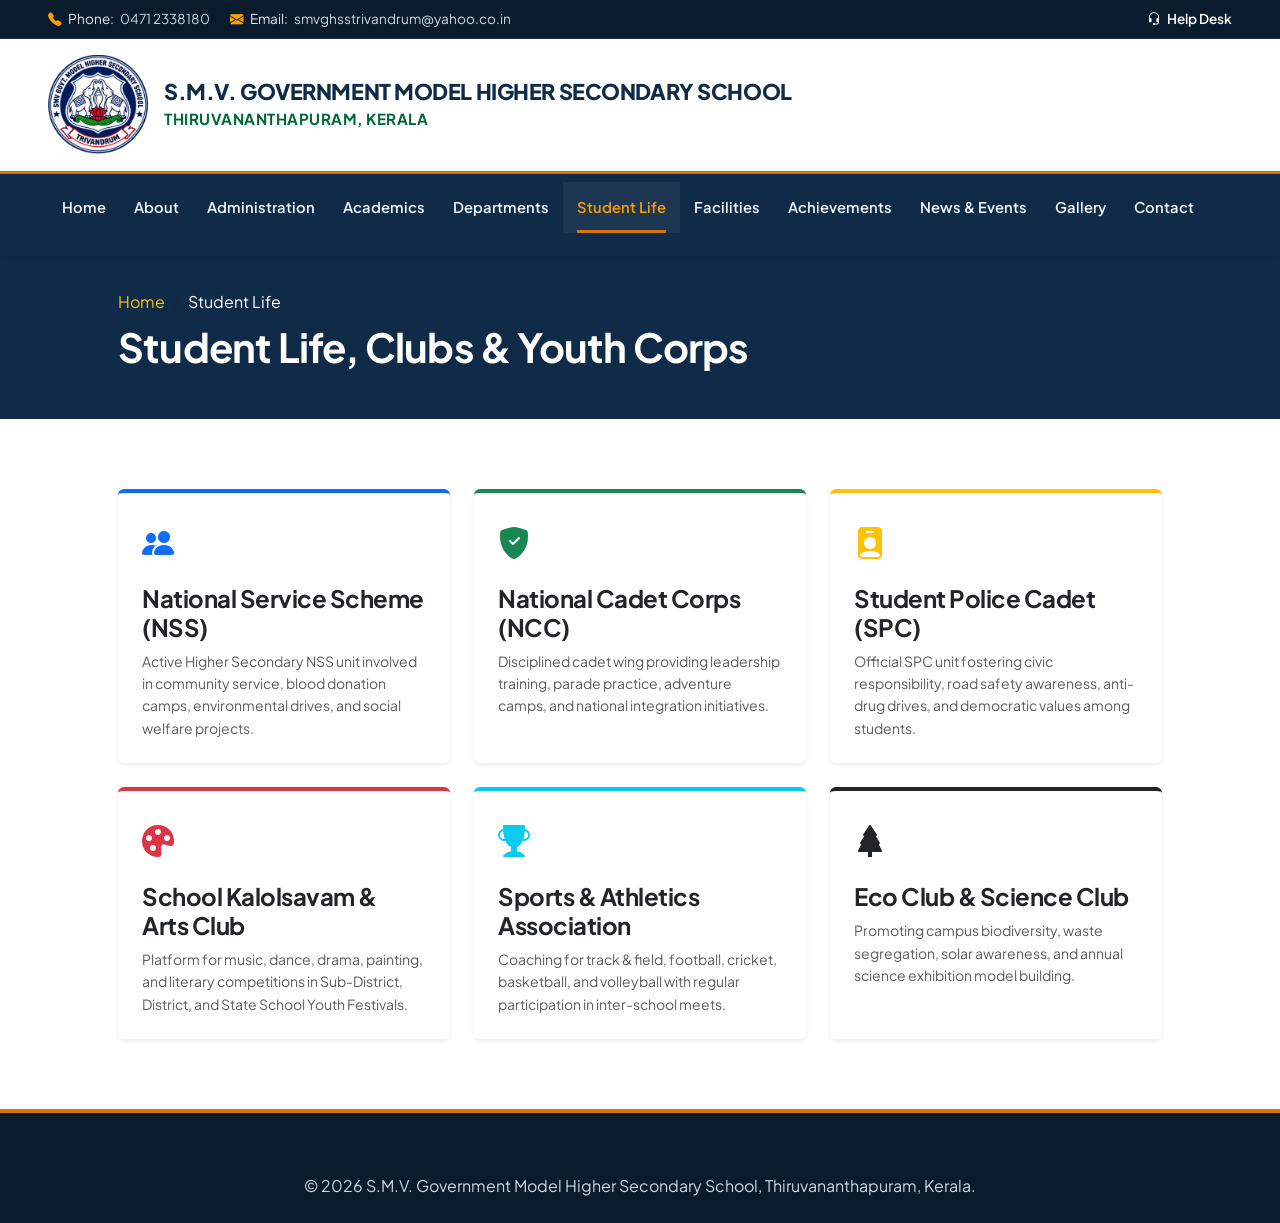
<file: student-life.html>
<!DOCTYPE html>
<html lang="en">
<head>
  <meta charset="UTF-8">
  <meta name="viewport" content="width=device-width, initial-scale=1.0">
  <title>Student Life & Clubs | S.M.V. Government Model HSS, TVM</title>
  
  <link href="https://cdn.jsdelivr.net/npm/bootstrap@5.3.2/dist/css/bootstrap.min.css" rel="stylesheet">
  <link href="https://cdn.jsdelivr.net/npm/bootstrap-icons@1.11.1/font/bootstrap-icons.css" rel="stylesheet">
  <link rel="stylesheet" href="css/styles.css">
</head>
<body>

  <!-- Top Bar -->
  <div class="top-bar">
    <div class="container-fluid px-lg-5">
      <div class="d-flex justify-content-between align-items-center flex-wrap">
        <div>
          <span class="top-bar-item"><i class="bi bi-telephone-fill"></i> Phone: <a href="tel:04712338180">0471 2338180</a></span>
          <span class="top-bar-item"><i class="bi bi-envelope-fill"></i> Email: <a href="mailto:smvghsstrivandrum@yahoo.co.in">smvghsstrivandrum@yahoo.co.in</a></span>
        </div>
        <div>
          <a href="contact.html" class="text-white text-decoration-none fw-semibold"><i class="bi bi-headset me-1"></i> Help Desk</a>
        </div>
      </div>
    </div>
  </div>

  <!-- Header -->
  <header class="main-header">
    <div class="container-fluid px-lg-5">
      <div class="row align-items-center">
        <div class="col-md-9">
          <div class="school-branding">
            <img src="images/logo.png" alt="SMV School Logo" class="school-logo-img" />
            <div class="school-title-group">
              <h1>S.M.V. GOVERNMENT MODEL HIGHER SECONDARY SCHOOL</h1>
              <div class="location-text">THIRUVANANTHAPURAM, KERALA</div>
            </div>
          </div>
        </div>
        <div class="col-md-3 text-md-end">
          <button class="nav-search-btn ms-auto" data-bs-toggle="modal" data-bs-target="#siteSearchModal"><i class="bi bi-search"></i> Search...</button>
        </div>
      </div>
    </div>
  </header>

  <!-- Navbar -->
  <nav class="navbar navbar-expand-lg navbar-dark main-navbar">
    <div class="container-fluid px-lg-5">
      <button class="navbar-toggler" type="button" data-bs-toggle="offcanvas" data-bs-target="#mobileMenuOffcanvas"><span class="navbar-toggler-icon"></span></button>
      <div class="collapse navbar-collapse d-none d-lg-block">
        <ul class="navbar-nav me-auto">
          <li class="nav-item"><a class="nav-link" href="index.html">Home</a></li>
          <li class="nav-item"><a class="nav-link" href="about.html">About</a></li>
          <li class="nav-item"><a class="nav-link" href="administration.html">Administration</a></li>
          <li class="nav-item"><a class="nav-link" href="academics.html">Academics</a></li>
          <li class="nav-item"><a class="nav-link" href="departments.html">Departments</a></li>
          <li class="nav-item"><a class="nav-link active" href="student-life.html">Student Life</a></li>
          <li class="nav-item"><a class="nav-link" href="facilities.html">Facilities</a></li>
          <li class="nav-item"><a class="nav-link" href="achievements.html">Achievements</a></li>
          <li class="nav-item"><a class="nav-link" href="news.html">News & Events</a></li>
          <li class="nav-item"><a class="nav-link" href="gallery.html">Gallery</a></li>
          <li class="nav-item"><a class="nav-link" href="contact.html">Contact</a></li>
        </ul>
      </div>
    </div>
  </nav>

  <!-- Page Header Banner -->
  <div class="bg-navy text-white py-5" style="background-color: var(--primary-navy);">
    <div class="container px-lg-5">
      <nav aria-label="breadcrumb">
        <ol class="breadcrumb mb-2 text-white">
          <li class="breadcrumb-item"><a href="index.html" class="text-warning text-decoration-none">Home</a></li>
          <li class="breadcrumb-item active text-white" aria-current="page">Student Life</li>
        </ol>
      </nav>
      <h1 class="fw-bold mb-0">Student Life, Clubs & Youth Corps</h1>
    </div>
  </div>

  <!-- Content Section -->
  <section class="section-padding">
    <div class="container px-lg-5">
      
      <div class="row g-4">
        
        <div class="col-md-6 col-lg-4">
          <div class="card h-100 border-0 shadow-sm p-4 border-top border-4 border-primary bg-white">
            <div class="fs-2 text-primary mb-3"><i class="bi bi-people-fill"></i></div>
            <h4 class="fw-bold text-navy mb-2">National Service Scheme (NSS)</h4>
            <p class="text-muted small mb-0">Active Higher Secondary NSS unit involved in community service, blood donation camps, environmental drives, and social welfare projects.</p>
          </div>
        </div>

        <div class="col-md-6 col-lg-4">
          <div class="card h-100 border-0 shadow-sm p-4 border-top border-4 border-success bg-white">
            <div class="fs-2 text-success mb-3"><i class="bi bi-shield-fill-check"></i></div>
            <h4 class="fw-bold text-navy mb-2">National Cadet Corps (NCC)</h4>
            <p class="text-muted small mb-0">Disciplined cadet wing providing leadership training, parade practice, adventure camps, and national integration initiatives.</p>
          </div>
        </div>

        <div class="col-md-6 col-lg-4">
          <div class="card h-100 border-0 shadow-sm p-4 border-top border-4 border-warning bg-white">
            <div class="fs-2 text-warning mb-3"><i class="bi bi-person-badge-fill"></i></div>
            <h4 class="fw-bold text-navy mb-2">Student Police Cadet (SPC)</h4>
            <p class="text-muted small mb-0">Official SPC unit fostering civic responsibility, road safety awareness, anti-drug drives, and democratic values among students.</p>
          </div>
        </div>

        <div class="col-md-6 col-lg-4">
          <div class="card h-100 border-0 shadow-sm p-4 border-top border-4 border-danger bg-white">
            <div class="fs-2 text-danger mb-3"><i class="bi bi-palette-fill"></i></div>
            <h4 class="fw-bold text-navy mb-2">School Kalolsavam & Arts Club</h4>
            <p class="text-muted small mb-0">Platform for music, dance, drama, painting, and literary competitions in Sub-District, District, and State School Youth Festivals.</p>
          </div>
        </div>

        <div class="col-md-6 col-lg-4">
          <div class="card h-100 border-0 shadow-sm p-4 border-top border-4 border-info bg-white">
            <div class="fs-2 text-info mb-3"><i class="bi bi-trophy-fill"></i></div>
            <h4 class="fw-bold text-navy mb-2">Sports & Athletics Association</h4>
            <p class="text-muted small mb-0">Coaching for track & field, football, cricket, basketball, and volleyball with regular participation in inter-school meets.</p>
          </div>
        </div>

        <div class="col-md-6 col-lg-4">
          <div class="card h-100 border-0 shadow-sm p-4 border-top border-4 border-dark bg-white">
            <div class="fs-2 text-dark mb-3"><i class="bi bi-tree-fill"></i></div>
            <h4 class="fw-bold text-navy mb-2">Eco Club & Science Club</h4>
            <p class="text-muted small mb-0">Promoting campus biodiversity, waste segregation, solar awareness, and annual science exhibition model building.</p>
          </div>
        </div>

      </div>
    </div>
  </section>

  <!-- Footer -->
  <footer class="main-footer">
    <div class="container px-lg-5 text-center">
      <p class="mb-0">© 2026 S.M.V. Government Model Higher Secondary School, Thiruvananthapuram, Kerala.</p>
    </div>
  </footer>

  <script src="https://cdn.jsdelivr.net/npm/bootstrap@5.3.2/dist/js/bootstrap.bundle.min.js"></script>
  <script src="js/school-data.js"></script>
  <script src="js/main.js"></script>
</body>
</html>
</file>
<file: css/styles.css>
/* 
  S.M.V. GOVERNMENT MODEL HIGHER SECONDARY SCHOOL, THIRUVANANTHAPURAM
  Design System & Stylesheet (Navy / Green / Gold Premium Govt Aesthetic)
*/

@import url('https://fonts.googleapis.com/css2?family=Plus+Jakarta+Sans:wght@300;400;500;600;700;800&family=Merriweather:ital,wght@0,400;0,700;1,300&display=swap');

:root {
  --primary-navy: #0f2b48;
  --primary-navy-dark: #0a1b2e;
  --primary-navy-light: #1e3e62;
  --secondary-green: #006837;
  --secondary-green-light: #059669;
  --accent-gold: #d97706;
  --accent-gold-light: #f59e0b;
  --accent-gold-bg: #fffbe6;
  --light-bg: #f8fafc;
  --card-bg: #ffffff;
  --text-primary: #1e293b;
  --text-muted: #64748b;
  --border-color: #e2e8f0;
  --radius-sm: 6px;
  --radius-md: 10px;
  --radius-lg: 16px;
  --radius-xl: 24px;
  --shadow-subtle: 0 4px 20px rgba(15, 43, 72, 0.05);
  --shadow-hover: 0 12px 35px rgba(15, 43, 72, 0.12);
  --shadow-lg: 0 20px 40px rgba(0, 0, 0, 0.15);
  --transition-fast: all 0.25s cubic-bezier(0.16, 1, 0.3, 1);
}

body {
  font-family: 'Plus Jakarta Sans', -apple-system, BlinkMacSystemFont, "Segoe UI", Roboto, sans-serif;
  color: var(--text-primary);
  background-color: #ffffff;
  line-height: 1.6;
  overflow-x: hidden;
}

h1,
h2,
h3,
h4,
.font-heading {
  font-family: 'Plus Jakarta Sans', sans-serif;
  font-weight: 700;
  letter-spacing: -0.02em;
}

.font-serif {
  font-family: 'Merriweather', Georgia, serif;
}

/* ==========================================================================
   1. TOP HEADER & BAR
   ========================================================================== */

.top-bar {
  background-color: var(--primary-navy-dark);
  color: #e2e8f0;
  font-size: 0.85rem;
  padding: 8px 0;
  border-bottom: 1px solid rgba(255, 255, 255, 0.08);
}

.top-bar a {
  color: #cbd5e1;
  text-decoration: none;
  transition: var(--transition-fast);
}

.top-bar a:hover {
  color: var(--accent-gold-light);
}

.top-bar-item {
  display: inline-flex;
  align-items: center;
  gap: 6px;
  margin-right: 18px;
}

.top-bar-item i {
  color: var(--accent-gold-light);
}

.main-header {
  background-color: #ffffff;
  padding: 16px 0;
  border-bottom: 3px solid var(--accent-gold);
  box-shadow: 0 2px 10px rgba(0, 0, 0, 0.03);
}

.school-branding {
  display: flex;
  align-items: center;
  gap: 16px;
}

.school-logo-img {
  width: 100px;
  height: 100px;
  object-fit: contain;
}

.school-title-group h1 {
  font-size: 1.35rem;
  font-weight: 800;
  color: var(--primary-navy);
  margin: 0;
  line-height: 1.25;
  text-transform: uppercase;
}

.school-title-group .location-text {
  font-size: 0.95rem;
  font-weight: 700;
  color: var(--secondary-green);
  letter-spacing: 0.5px;
  margin-top: 2px;
}

.school-title-group .govt-badge {
  display: inline-block;
  font-size: 0.72rem;
  font-weight: 700;
  background-color: #e6f4ea;
  color: var(--secondary-green);
  padding: 2px 8px;
  border-radius: 4px;
  text-transform: uppercase;
  letter-spacing: 0.5px;
  margin-top: 4px;
  border: 1px solid rgba(0, 104, 55, 0.2);
}

/* ==========================================================================
   2. STICKY NAVIGATION BAR
   ========================================================================== */

.main-navbar {
  background-color: var(--primary-navy);
  box-shadow: 0 4px 15px rgba(15, 43, 72, 0.15);
  position: sticky;
  top: 0;
  z-index: 1030;
  transition: var(--transition-fast);
}

.main-navbar .navbar-nav .nav-link {
  color: #f1f5f9;
  font-size: 0.92rem;
  font-weight: 600;
  padding: 14px 14px;
  position: relative;
  transition: var(--transition-fast);
}

.main-navbar .navbar-nav .nav-link:hover,
.main-navbar .navbar-nav .nav-link.active {
  color: var(--accent-gold-light);
  background-color: rgba(255, 255, 255, 0.06);
}

.main-navbar .navbar-nav .nav-link::after {
  content: '';
  position: absolute;
  bottom: 0;
  left: 14px;
  right: 14px;
  height: 3px;
  background-color: var(--accent-gold);
  transform: scaleX(0);
  transition: var(--transition-fast);
}

.main-navbar .navbar-nav .nav-link:hover::after,
.main-navbar .navbar-nav .nav-link.active::after {
  transform: scaleX(1);
}

.navbar-dropdown .dropdown-menu {
  border: none;
  border-top: 3px solid var(--accent-gold);
  border-radius: 0 0 8px 8px;
  box-shadow: var(--shadow-hover);
  padding: 8px 0;
}

.navbar-dropdown .dropdown-item {
  font-size: 0.88rem;
  font-weight: 500;
  padding: 8px 20px;
  color: var(--text-primary);
  transition: var(--transition-fast);
}

.navbar-dropdown .dropdown-item:hover {
  background-color: var(--light-bg);
  color: var(--primary-navy);
  padding-left: 24px;
}

.nav-search-btn {
  background-color: rgba(255, 255, 255, 0.1);
  color: #ffffff;
  border: 1px solid rgba(255, 255, 255, 0.2);
  padding: 8px 16px;
  border-radius: 20px;
  font-size: 0.85rem;
  display: flex;
  align-items: center;
  gap: 8px;
  cursor: pointer;
  transition: var(--transition-fast);
}

.nav-search-btn:hover {
  background-color: var(--accent-gold);
  border-color: var(--accent-gold);
  color: #000000;
}

/* ==========================================================================
   3. HERO BANNER
   ========================================================================== */

.hero-slider-section {
  position: relative;
  overflow: hidden;
  background-color: var(--primary-navy-dark);
}

.hero-slide-item {
  height: 520px;
  background-size: cover;
  background-position: center;
  position: relative;
  display: flex;
  align-items: center;
}

.hero-overlay {
  position: absolute;
  inset: 0;
  background: linear-gradient(90deg, rgba(15, 43, 72, 0.92) 0%, rgba(15, 43, 72, 0.75) 50%, rgba(15, 43, 72, 0.35) 100%);
}

.hero-content {
  position: relative;
  z-index: 2;
  color: #ffffff;
  max-width: 720px;
}

.hero-tag {
  display: inline-flex;
  align-items: center;
  gap: 8px;
  background-color: rgba(217, 119, 6, 0.2);
  border: 1px solid var(--accent-gold);
  color: var(--accent-gold-light);
  font-size: 0.82rem;
  font-weight: 700;
  text-transform: uppercase;
  letter-spacing: 1px;
  padding: 6px 14px;
  border-radius: 30px;
  margin-bottom: 16px;
}

.hero-title {
  font-size: 2.75rem;
  font-weight: 800;
  line-height: 1.15;
  margin-bottom: 16px;
  text-shadow: 0 2px 10px rgba(0, 0, 0, 0.3);
}

.hero-subtitle {
  font-size: 1.2rem;
  color: #e2e8f0;
  font-weight: 400;
  margin-bottom: 28px;
  line-height: 1.5;
}

.hero-btns {
  display: flex;
  flex-wrap: wrap;
  gap: 14px;
}

.btn-primary-smv {
  background-color: var(--accent-gold);
  color: #0f172a;
  font-weight: 700;
  padding: 12px 28px;
  border-radius: 8px;
  border: none;
  transition: var(--transition-fast);
  text-decoration: none;
  display: inline-flex;
  align-items: center;
  gap: 8px;
}

.btn-primary-smv:hover {
  background-color: #f59e0b;
  color: #000000;
  transform: translateY(-2px);
  box-shadow: 0 8px 20px rgba(217, 119, 6, 0.35);
}

.btn-outline-smv {
  background-color: rgba(255, 255, 255, 0.1);
  color: #ffffff;
  border: 1.5px solid rgba(255, 255, 255, 0.4);
  font-weight: 600;
  padding: 12px 28px;
  border-radius: 8px;
  transition: var(--transition-fast);
  text-decoration: none;
  display: inline-flex;
  align-items: center;
  gap: 8px;
}

.btn-outline-smv:hover {
  background-color: #ffffff;
  color: var(--primary-navy);
  border-color: #ffffff;
  transform: translateY(-2px);
}

/* ==========================================================================
   4. WELCOME & PRINCIPAL SECTION
   ========================================================================== */

.section-padding {
  padding: 70px 0;
}

.section-bg-light {
  background-color: var(--light-bg);
}

.section-header-tag {
  color: var(--secondary-green);
  font-weight: 700;
  font-size: 0.85rem;
  text-transform: uppercase;
  letter-spacing: 1.5px;
  margin-bottom: 6px;
  display: block;
}

.section-title {
  color: var(--primary-navy);
  font-size: 2.1rem;
  font-weight: 800;
  margin-bottom: 16px;
  position: relative;
}

.section-title::after {
  content: '';
  display: block;
  width: 60px;
  height: 4px;
  background-color: var(--accent-gold);
  margin-top: 10px;
  border-radius: 2px;
}

.principal-card {
  background: var(--card-bg);
  border-radius: var(--radius-lg);
  box-shadow: var(--shadow-subtle);
  border: 1px solid var(--border-color);
  overflow: hidden;
  transition: var(--transition-fast);
}

.principal-card:hover {
  box-shadow: var(--shadow-hover);
  transform: translateY(-4px);
}

.principal-img-box {
  position: relative;
  height: 280px;
  background-color: #e2e8f0;
  overflow: hidden;
}

.principal-img-box img {
  width: 100%;
  height: 100%;
  object-fit: cover;
}

.principal-badge {
  position: absolute;
  bottom: 12px;
  left: 12px;
  background-color: var(--primary-navy);
  color: #ffffff;
  padding: 4px 12px;
  border-radius: 4px;
  font-size: 0.78rem;
  font-weight: 700;
}

/* ==========================================================================
   5. QUICK ACCESS GRID
   ========================================================================== */

.quick-access-section {
  margin-top: -45px;
  position: relative;
  z-index: 20;
}

.quick-card {
  background: #ffffff;
  border-radius: var(--radius-md);
  padding: 22px 18px;
  text-align: center;
  border: 1px solid var(--border-color);
  box-shadow: var(--shadow-subtle);
  transition: var(--transition-fast);
  text-decoration: none;
  color: var(--text-primary);
  display: block;
  height: 100%;
}

.quick-card:hover {
  transform: translateY(-6px);
  box-shadow: var(--shadow-hover);
  border-color: var(--accent-gold);
  color: var(--primary-navy);
}

.quick-icon-wrapper {
  width: 58px;
  height: 58px;
  background-color: rgba(15, 43, 72, 0.05);
  color: var(--primary-navy);
  border-radius: 50%;
  display: flex;
  align-items: center;
  justify-content: center;
  font-size: 1.5rem;
  margin: 0 auto 14px auto;
  transition: var(--transition-fast);
}

.quick-card:hover .quick-icon-wrapper {
  background-color: var(--primary-navy);
  color: var(--accent-gold-light);
}

.quick-card-title {
  font-size: 0.98rem;
  font-weight: 700;
  margin: 0;
}

/* ==========================================================================
   6. ANNOUNCEMENTS TICKER & BOARD
   ========================================================================== */

.announcements-card {
  background: #ffffff;
  border-radius: var(--radius-lg);
  border: 1px solid var(--border-color);
  box-shadow: var(--shadow-subtle);
  overflow: hidden;
  height: 100%;
}

.announcements-header {
  background-color: var(--primary-navy);
  color: #ffffff;
  padding: 16px 20px;
  display: flex;
  align-items: center;
  justify-content: space-between;
}

.announcements-header h3 {
  margin: 0;
  font-size: 1.15rem;
  font-weight: 700;
  display: flex;
  align-items: center;
  gap: 10px;
}

.announcement-list-box {
  max-height: 420px;
  overflow-y: auto;
  padding: 10px 0;
}

.announcement-item {
  padding: 14px 20px;
  border-bottom: 1px solid #f1f5f9;
  transition: var(--transition-fast);
}

.announcement-item:last-child {
  border-bottom: none;
}

.announcement-item:hover {
  background-color: var(--light-bg);
}

.announcement-meta {
  display: flex;
  align-items: center;
  gap: 10px;
  margin-bottom: 6px;
}

.badge-notice {
  font-size: 0.72rem;
  font-weight: 700;
  padding: 2px 8px;
  border-radius: 4px;
  text-transform: uppercase;
}

.badge-urgent {
  background-color: #fef2f2;
  color: #dc2626;
  border: 1px solid rgba(220, 38, 38, 0.2);
}

.badge-normal {
  background-color: #eff6ff;
  color: #2563eb;
  border: 1px solid rgba(37, 99, 235, 0.2);
}

.announcement-date {
  font-size: 0.78rem;
  color: var(--text-muted);
}

.announcement-title-text {
  font-size: 0.95rem;
  font-weight: 600;
  color: var(--text-primary);
  text-decoration: none;
  display: block;
}

.announcement-title-text:hover {
  color: var(--primary-navy);
}

/* ==========================================================================
   7. NEWS & HIGHLIGHT CARDS
   ========================================================================== */

.news-card {
  background: #ffffff;
  border-radius: var(--radius-md);
  border: 1px solid var(--border-color);
  box-shadow: var(--shadow-subtle);
  overflow: hidden;
  height: 100%;
  transition: var(--transition-fast);
  display: flex;
  flex-direction: column;
}

.news-card:hover {
  transform: translateY(-5px);
  box-shadow: var(--shadow-hover);
}

.news-img-holder {
  height: 200px;
  overflow: hidden;
  position: relative;
  background-color: #cbd5e1;
}

.news-img-holder img {
  width: 100%;
  height: 100%;
  object-fit: cover;
  transition: transform 0.5s ease;
}

.news-card:hover .news-img-holder img {
  transform: scale(1.06);
}

.news-category-tag {
  position: absolute;
  top: 12px;
  left: 12px;
  background-color: var(--primary-navy);
  color: #ffffff;
  font-size: 0.72rem;
  font-weight: 700;
  padding: 3px 10px;
  border-radius: 4px;
}

.news-body {
  padding: 20px;
  display: flex;
  flex-direction: column;
  flex-grow: 1;
}

.news-date {
  font-size: 0.8rem;
  color: var(--text-muted);
  margin-bottom: 8px;
  display: flex;
  align-items: center;
  gap: 6px;
}

.news-title {
  font-size: 1.1rem;
  font-weight: 700;
  color: var(--primary-navy);
  margin-bottom: 10px;
  line-height: 1.35;
}

.news-desc {
  font-size: 0.88rem;
  color: var(--text-muted);
  margin-bottom: 16px;
  flex-grow: 1;
}

.btn-link-smv {
  color: var(--primary-navy);
  font-weight: 700;
  font-size: 0.88rem;
  text-decoration: none;
  display: inline-flex;
  align-items: center;
  gap: 6px;
  transition: var(--transition-fast);
}

.btn-link-smv:hover {
  color: var(--accent-gold);
  transform: translateX(4px);
}

/* ==========================================================================
   8. FACILITIES & ACADEMICS
   ========================================================================== */

.facility-card {
  background: #ffffff;
  border-radius: var(--radius-md);
  border: 1px solid var(--border-color);
  box-shadow: var(--shadow-subtle);
  padding: 24px;
  transition: var(--transition-fast);
  height: 100%;
}

.facility-card:hover {
  transform: translateY(-5px);
  box-shadow: var(--shadow-hover);
  border-color: var(--secondary-green);
}

.facility-icon {
  width: 50px;
  height: 50px;
  border-radius: 10px;
  background-color: rgba(0, 104, 55, 0.1);
  color: var(--secondary-green);
  display: flex;
  align-items: center;
  justify-content: center;
  font-size: 1.4rem;
  margin-bottom: 16px;
}

.stream-tab-btn {
  background: var(--light-bg);
  border: 1px solid var(--border-color);
  color: var(--text-primary);
  font-weight: 700;
  padding: 12px 24px;
  border-radius: var(--radius-md);
  transition: var(--transition-fast);
  cursor: pointer;
}

.stream-tab-btn.active {
  background-color: var(--primary-navy);
  color: #ffffff;
  border-color: var(--primary-navy);
}

/* ==========================================================================
   9. GALLERY & LIGHTBOX
   ========================================================================== */

.gallery-filter-btn {
  background-color: #ffffff;
  border: 1px solid var(--border-color);
  color: var(--text-primary);
  font-weight: 600;
  font-size: 0.88rem;
  padding: 8px 18px;
  border-radius: 20px;
  cursor: pointer;
  transition: var(--transition-fast);
  margin: 4px;
}

.gallery-filter-btn.active,
.gallery-filter-btn:hover {
  background-color: var(--primary-navy);
  color: #ffffff;
  border-color: var(--primary-navy);
}

.gallery-item-card {
  position: relative;
  border-radius: var(--radius-md);
  overflow: hidden;
  background-color: #e2e8f0;
  height: 240px;
  cursor: pointer;
}

.gallery-item-card img {
  width: 100%;
  height: 100%;
  object-fit: cover;
  transition: transform 0.4s ease;
}

.gallery-item-card:hover img {
  transform: scale(1.08);
}

.gallery-item-overlay {
  position: absolute;
  inset: 0;
  background: linear-gradient(to top, rgba(15, 43, 72, 0.85) 0%, transparent 70%);
  opacity: 0;
  transition: opacity 0.3s ease;
  display: flex;
  flex-direction: column;
  justify-content: flex-end;
  padding: 16px;
  color: #ffffff;
}

.gallery-item-card:hover .gallery-item-overlay {
  opacity: 1;
}

.gallery-item-title {
  font-size: 0.95rem;
  font-weight: 700;
  margin: 0;
}

/* ==========================================================================
   10. VIDEO SECTION
   ========================================================================== */

.video-banner-box {
  position: relative;
  border-radius: var(--radius-lg);
  overflow: hidden;
  box-shadow: var(--shadow-lg);
  height: 380px;
  background-color: var(--primary-navy-dark);
}

.video-banner-box img {
  width: 100%;
  height: 100%;
  object-fit: cover;
  opacity: 0.75;
}

.video-play-btn {
  position: absolute;
  top: 50%;
  left: 50%;
  transform: translate(-50%, -50%);
  width: 76px;
  height: 76px;
  background-color: var(--accent-gold);
  color: #0f172a;
  border-radius: 50%;
  display: flex;
  align-items: center;
  justify-content: center;
  font-size: 2rem;
  box-shadow: 0 0 0 12px rgba(217, 119, 6, 0.3);
  cursor: pointer;
  transition: var(--transition-fast);
}

.video-play-btn:hover {
  transform: translate(-50%, -50%) scale(1.1);
  background-color: #ffffff;
  color: var(--primary-navy);
}

/* ==========================================================================
   11. FOOTER
   ========================================================================== */

.main-footer {
  background-color: var(--primary-navy-dark);
  color: #cbd5e1;
  padding-top: 60px;
  padding-bottom: 24px;
  border-top: 4px solid var(--accent-gold);
}

.footer-title {
  color: #ffffff;
  font-size: 1.1rem;
  font-weight: 700;
  margin-bottom: 20px;
  position: relative;
  padding-bottom: 8px;
}

.footer-title::after {
  content: '';
  position: absolute;
  bottom: 0;
  left: 0;
  width: 36px;
  height: 3px;
  background-color: var(--accent-gold);
}

.footer-links {
  list-style: none;
  padding: 0;
  margin: 0;
}

.footer-links li {
  margin-bottom: 10px;
}

.footer-links a {
  color: #94a3b8;
  text-decoration: none;
  transition: var(--transition-fast);
  font-size: 0.9rem;
  display: inline-flex;
  align-items: center;
  gap: 8px;
}

.footer-links a:hover {
  color: var(--accent-gold-light);
  transform: translateX(4px);
}

.footer-bottom {
  border-top: 1px solid rgba(255, 255, 255, 0.08);
  margin-top: 40px;
  padding-top: 24px;
  font-size: 0.85rem;
  color: #64748b;
  text-align: center;
}

/* ==========================================================================
   12. SEARCH & BACK TO TOP UTILITIES
   ========================================================================== */

.scroll-top-btn {
  position: fixed;
  bottom: 24px;
  right: 24px;
  width: 46px;
  height: 46px;
  background-color: var(--primary-navy);
  color: var(--accent-gold-light);
  border-radius: 50%;
  display: flex;
  align-items: center;
  justify-content: center;
  font-size: 1.2rem;
  box-shadow: var(--shadow-hover);
  cursor: pointer;
  opacity: 0;
  visibility: hidden;
  transition: var(--transition-fast);
  z-index: 999;
  border: 1px solid var(--accent-gold);
}

.scroll-top-btn.show {
  opacity: 1;
  visibility: visible;
}

.scroll-top-btn:hover {
  background-color: var(--accent-gold);
  color: #0f172a;
}

/* Placeholder Canvas SVG generator utility class */
.smv-placeholder-svg {
  width: 100%;
  height: 100%;
  display: flex;
  align-items: center;
  justify-content: center;
  background: linear-gradient(135deg, #1e3e62 0%, #0f2b48 100%);
  color: #ffffff;
  font-weight: 700;
  text-align: center;
  padding: 10px;
}
</file>
